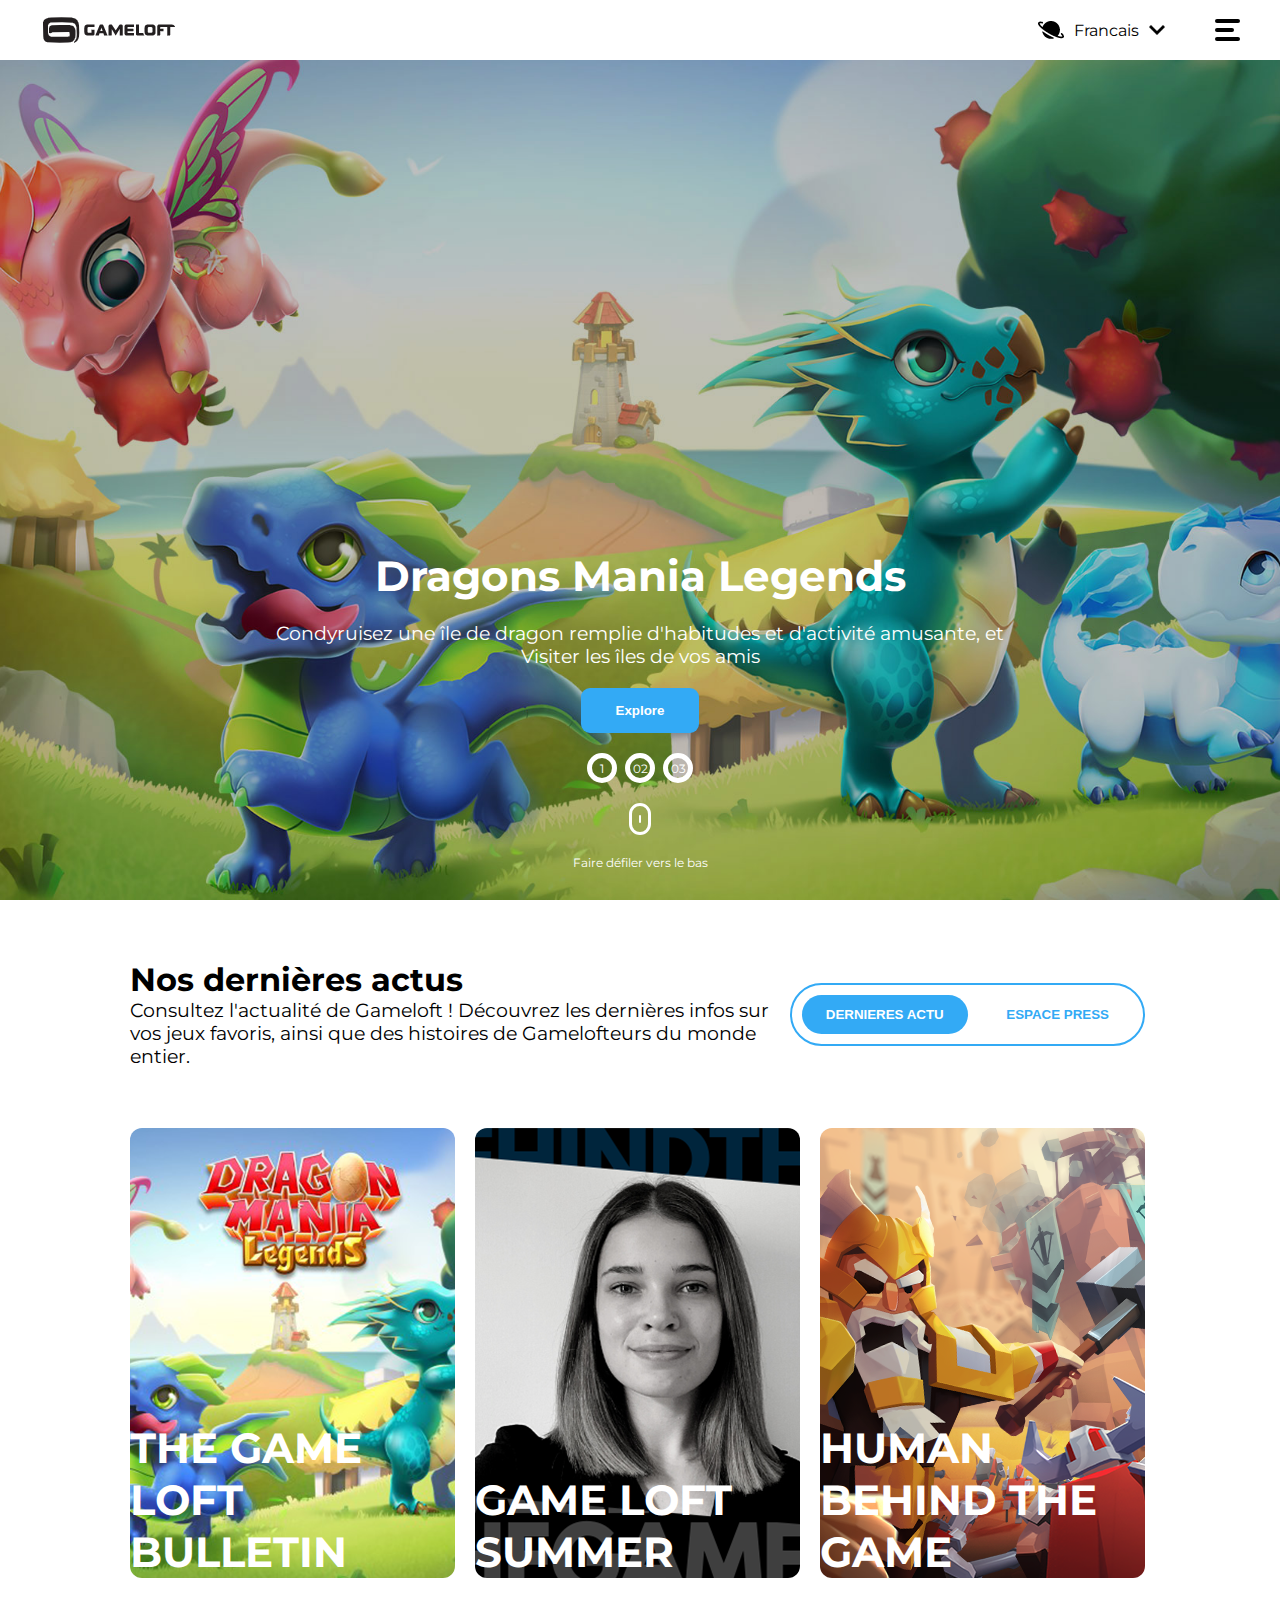
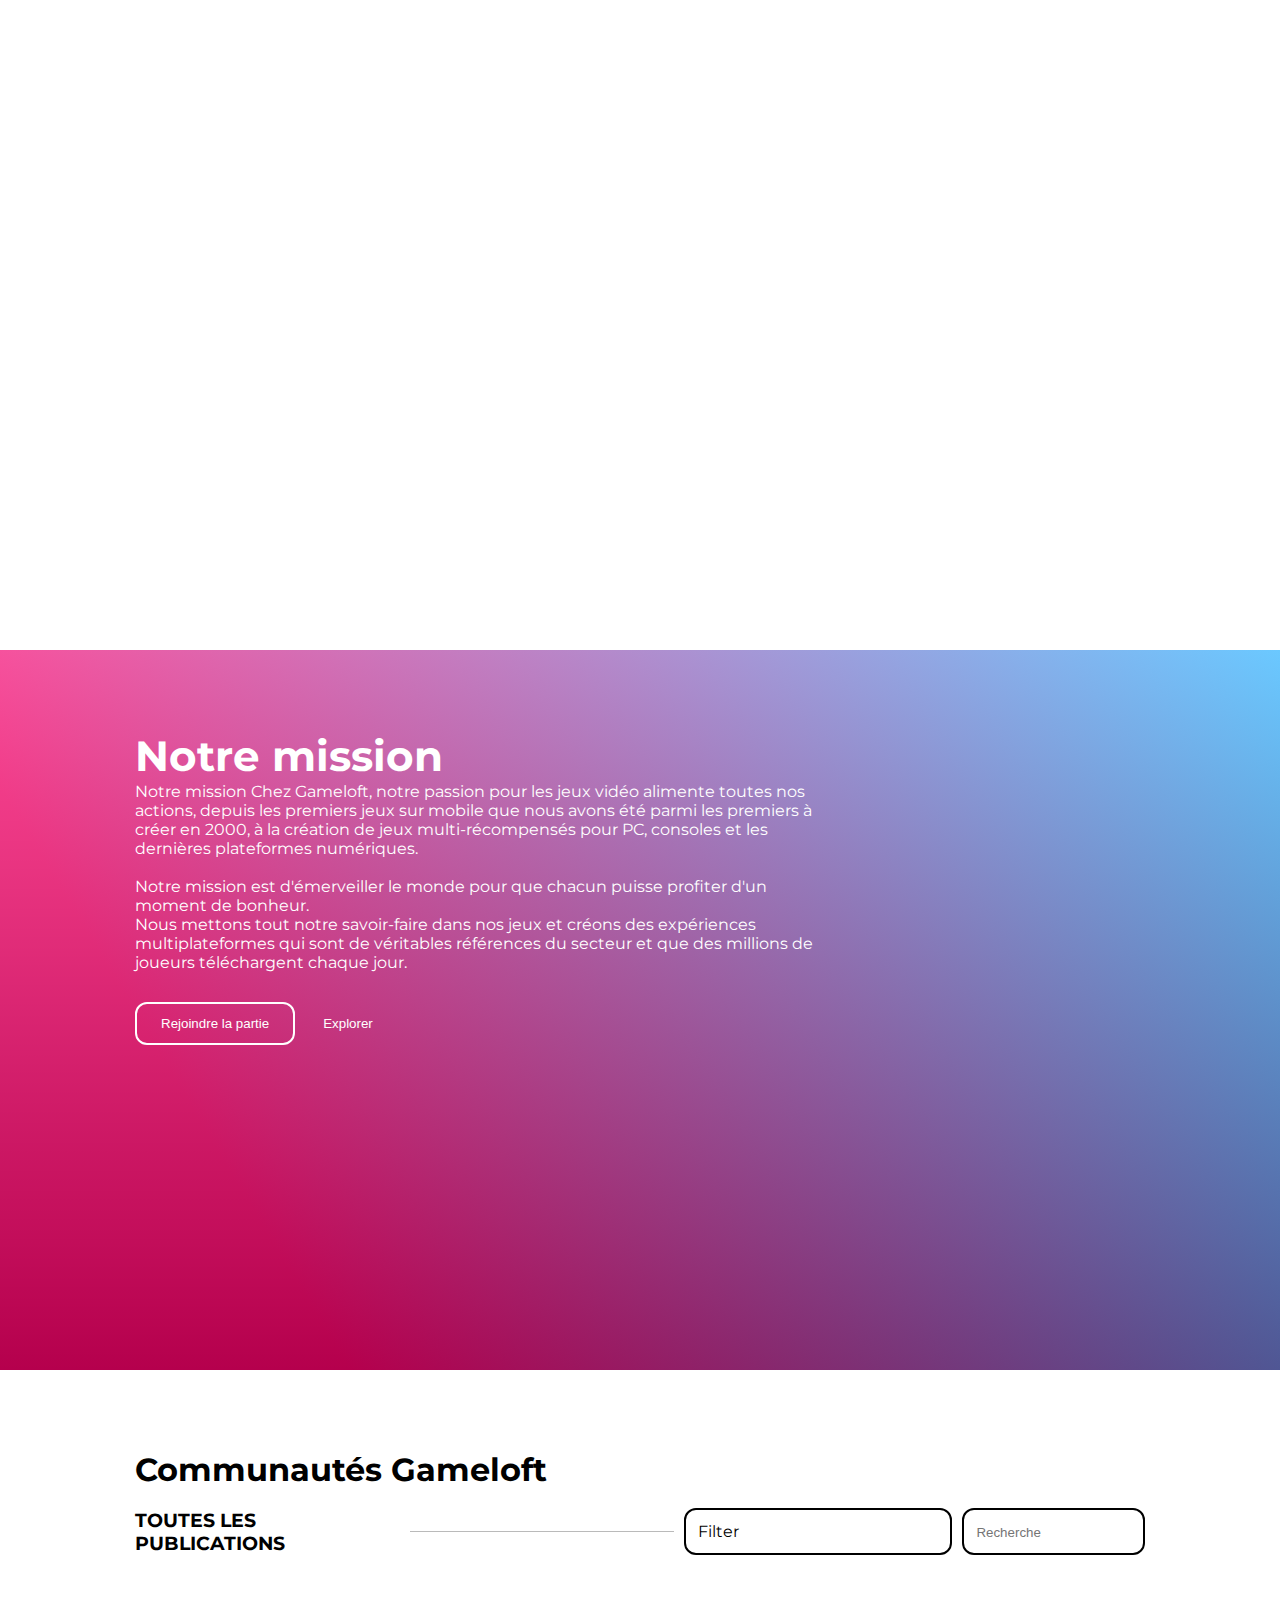
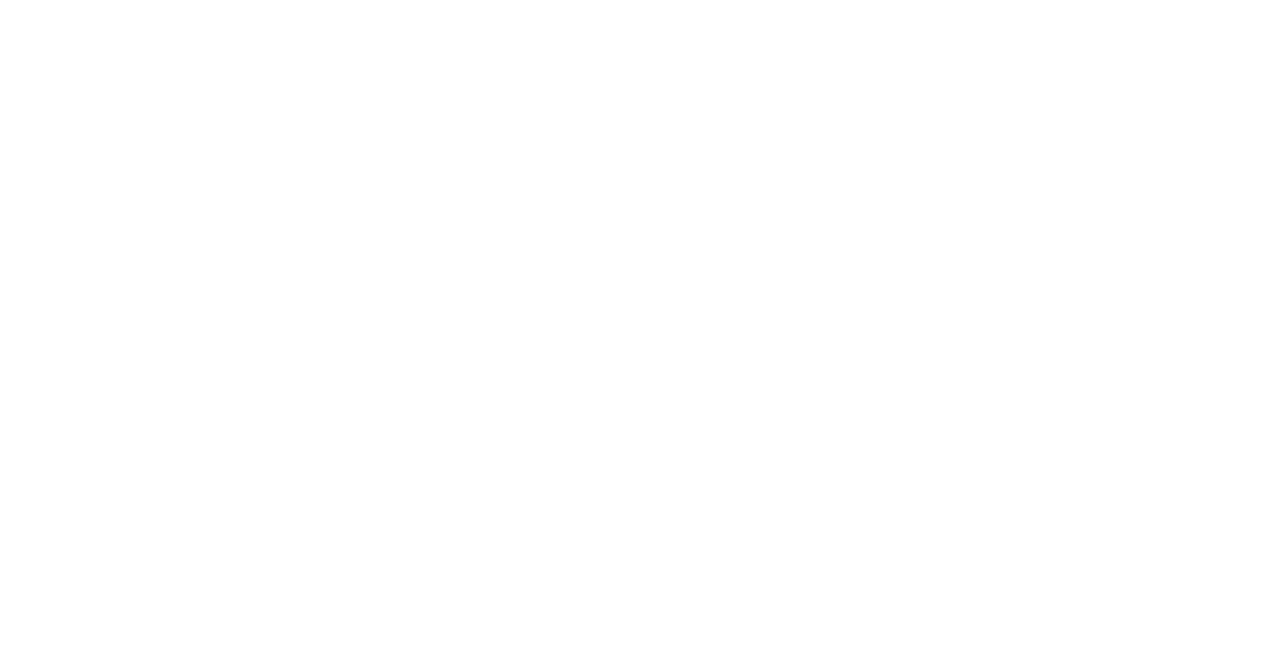
<file: lolololo/index.html>
<!DOCTYPE html>
<html lang="en">

<head>
    <meta charset="UTF-8">
    <meta http-equiv="X-UA-Compatible" content="IE=edge">
    <meta name="viewport" content="width=device-width, initial-scale=1.0">
    <link rel="stylesheet" href="./cssrapid_by_nk.css">
    <link rel="stylesheet" href="./style.css">
    <link rel="preconnect" href="https://fonts.googleapis.com">
    <link rel="preconnect" href="https://fonts.gstatic.com" crossorigin>
    <link href="https://fonts.googleapis.com/css2?family=Montserrat:wght@400;700&display=swap" rel="stylesheet">
    <title>Document</title>
</head>

<body>
    <header class="n flex space-between align-items-center">
        <img src="./bma.png" alt="">
        <div class="flex nj">
            <img src="./planet.png" alt=""><span>Francais</span><img src="./arrow-down.png" alt="" width="16">
            <div class="menu pointer">
                <div class="top"></div>
                <div class="md"></div>
                <div class="bottom"></div>
            </div>
        </div>
    </header>
    <main>
        <div class="an flex align-items-flex-end justify-content-center">
            <div class="gro flex align-items-center flex-column">
                <h1 class="white h1">Dragons Mania Legends
                </h1>
                <p class="grand white" style="text-align: center;">Condyruisez une île de dragon remplie d'habitudes et
                    d'activité amusante,
                    et <br>
                    Visiter les îles de vos amis</p>
                <button class="bl">Explore</button>
                <div class="chiffre flex">
                    <div class="un circle flex align-items-center justify-content-center white">1</div>
                    <div class="deux circle  flex justify-content-center align-items-center white">02</div>
                    <div class="trois circle flex align-items-center justify-content-center white">03</div>
                </div>
                <div class="rect flex ">
                    <div class="child"></div>
                </div>
                <p class="petit white">Faire défiler vers le bas</p>
            </div>

        </div>

        <section class="sect1">
            <div class="tete flex align-items-center">
                <div class="text">
                    <h1 class="h2">Nos dernières actus</h1>
                    <p class="grand">Consultez l'actualité de Gameloft ! Découvrez les dernières infos sur vos jeux
                        favoris, ainsi que
                        des histoires de Gamelofteurs du monde entier.</p>
                </div>
                <div class="last flex">
                    <button class="blue">DERNIERES ACTU</button>
                    <button class="nj">ESPACE PRESS</button>
                </div>
            </div>
            <div class="cartes">
                <div class="cart" style="background-image: url('./3.png');">
                    <h1 class="h1">THE GAME LOFT BULLETIN</h1>
                </div>
                <div class="cart" style="background-image: url('./1.png');">
                    <h1 class="h1">GAME LOFT SUMMER</h1>
                </div>
                <div class="cart" style="background-image: url('./2.png');">
                    <h1 class="h1">HUMAN BEHIND THE GAME</h1>
                </div>
            </div>
        </section>
        <section class="sect2">
            <div class="part">
                <div class="ensemble">
                    <h1 class="h1">Notre mission</h1>
                </div>
                <p>
                    Notre mission
                    Chez Gameloft, notre passion pour les jeux vidéo alimente toutes nos actions, depuis les premiers
                    jeux
                    sur mobile que nous avons été parmi les premiers à créer en 2000, à la création de jeux
                    multi-récompensés pour PC, consoles et les dernières plateformes numériques. <br><br>

                    Notre mission est d'émerveiller le monde pour que chacun puisse profiter d'un moment de bonheur.
                    <br>
                    Nous mettons tout notre savoir-faire dans nos jeux et créons des expériences multiplateformes qui
                    sont
                    de véritables références du secteur et que des millions de joueurs téléchargent chaque jour.
                </p>
                <button>Rejoindre la partie</button> <button class="btn2">Explorer</button>
            </div>



        </section>

        <section class="sect3">
            <h1 class="h2">Communautés Gameloft</h1>
            <br>
            <div class="filtre flex align-items-center">
                <p class="grand pc" style="font-weight: 700;">TOUTES LES PUBLICATIONS</p>
                <div class="trait pc"></div>
                <div class="ft pc">Filter</div>
                <form action="" class="form">
                    <input type="text" placeholder="Recherche">

                </form>
            </div>
            <div class="galerie">

            </div>
        </section>

    </main>
</body>

</html>
</file>
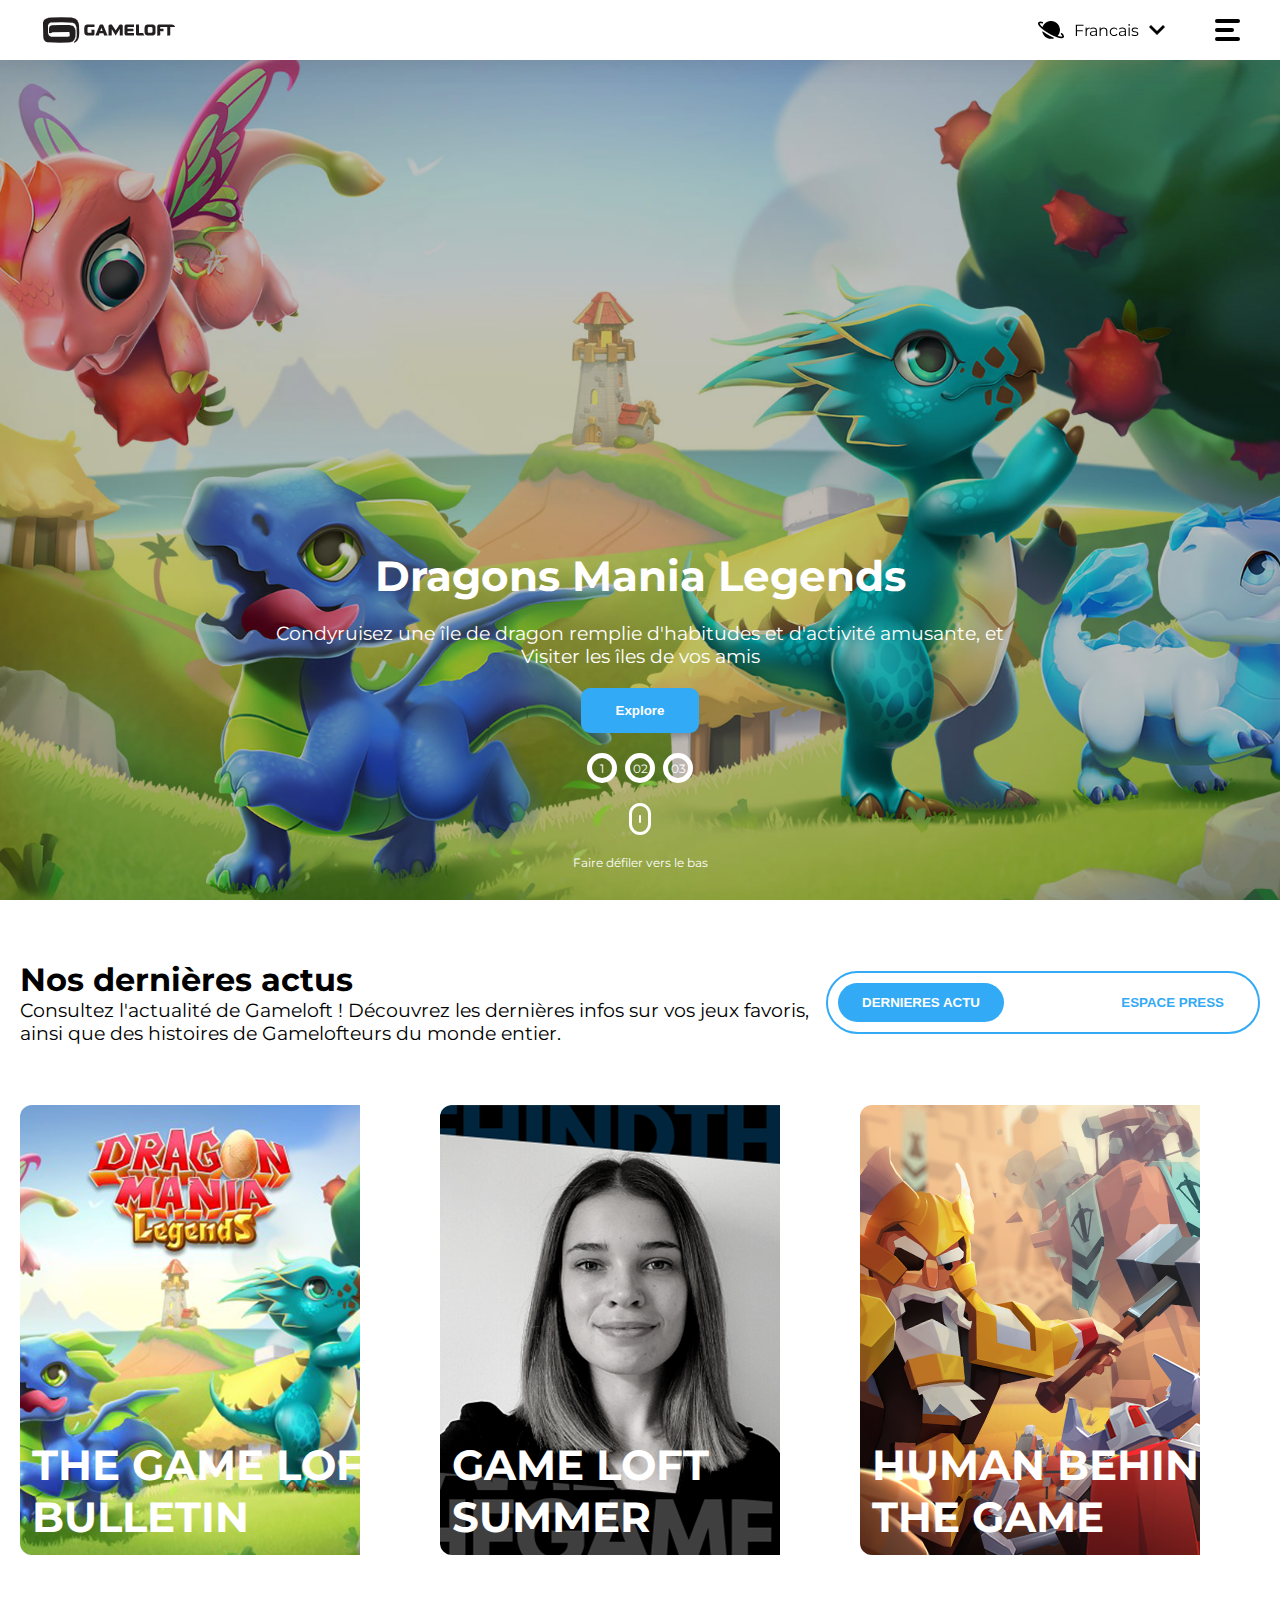
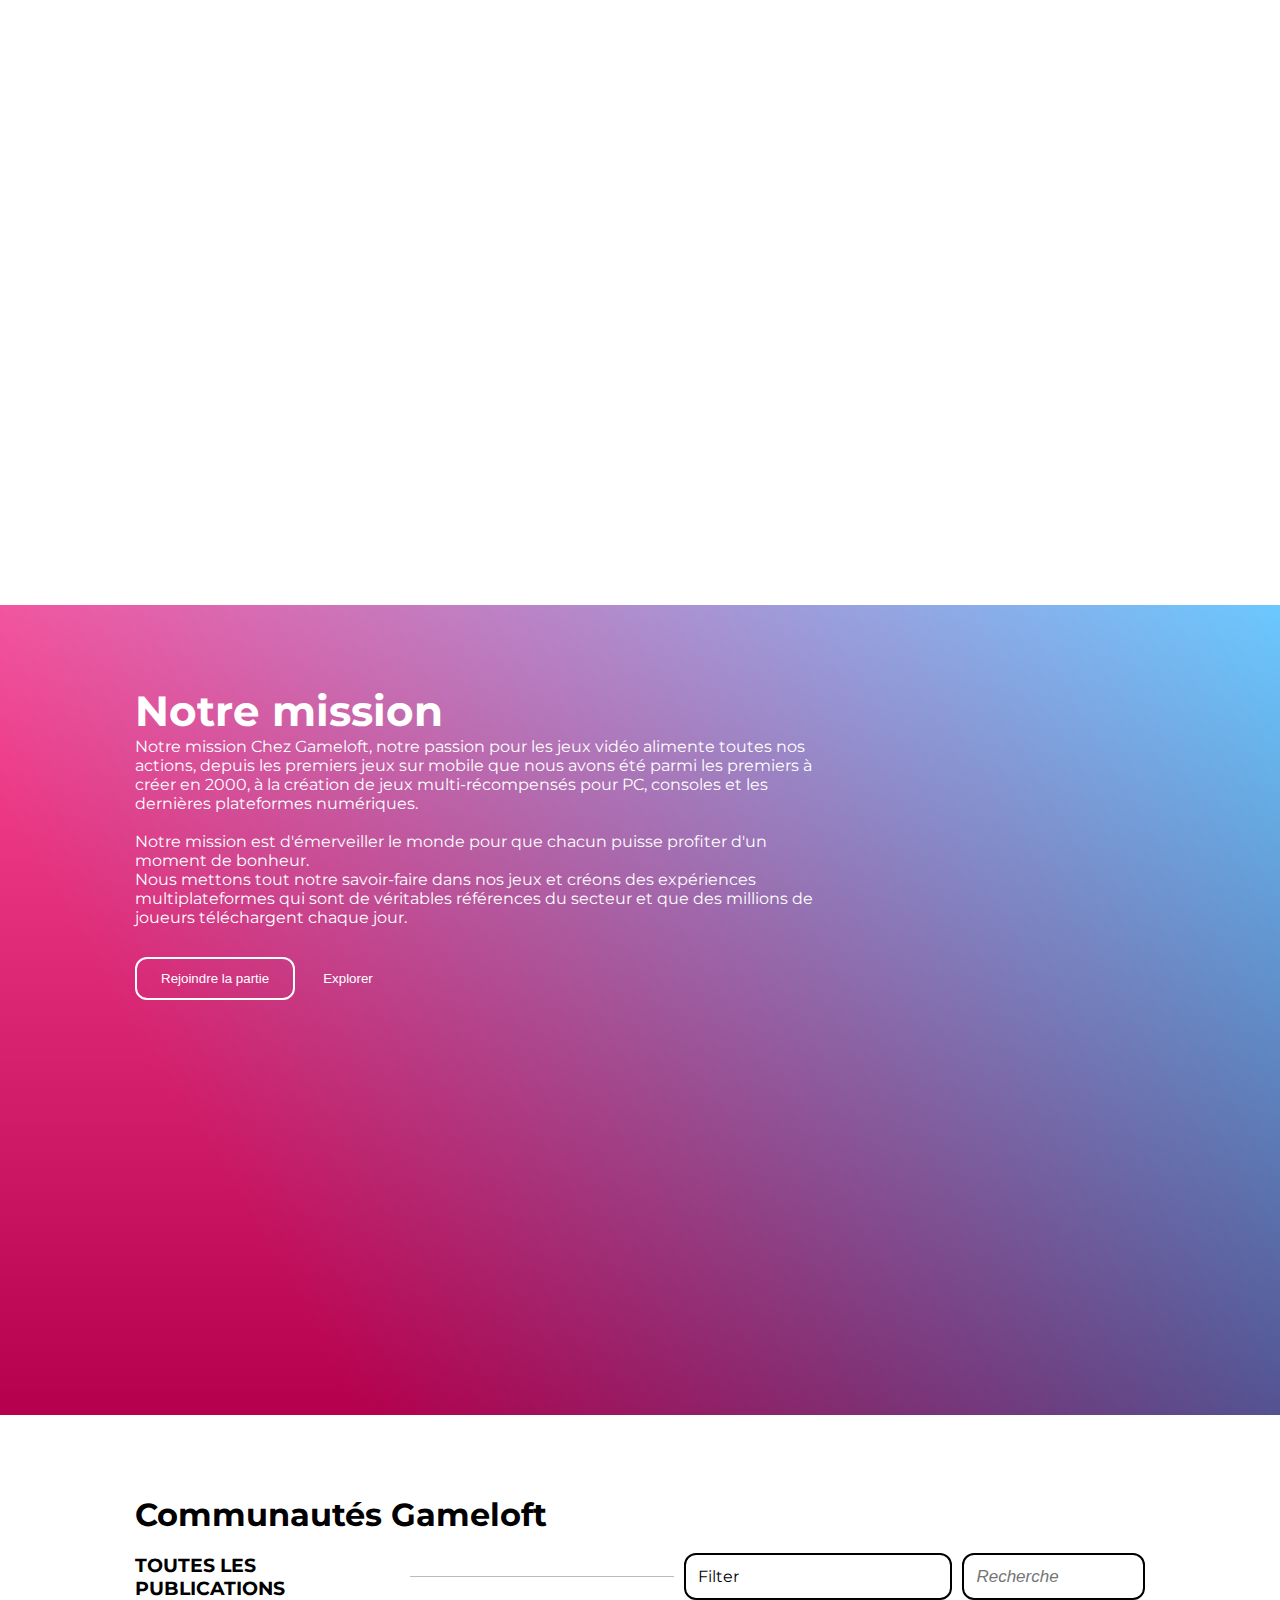
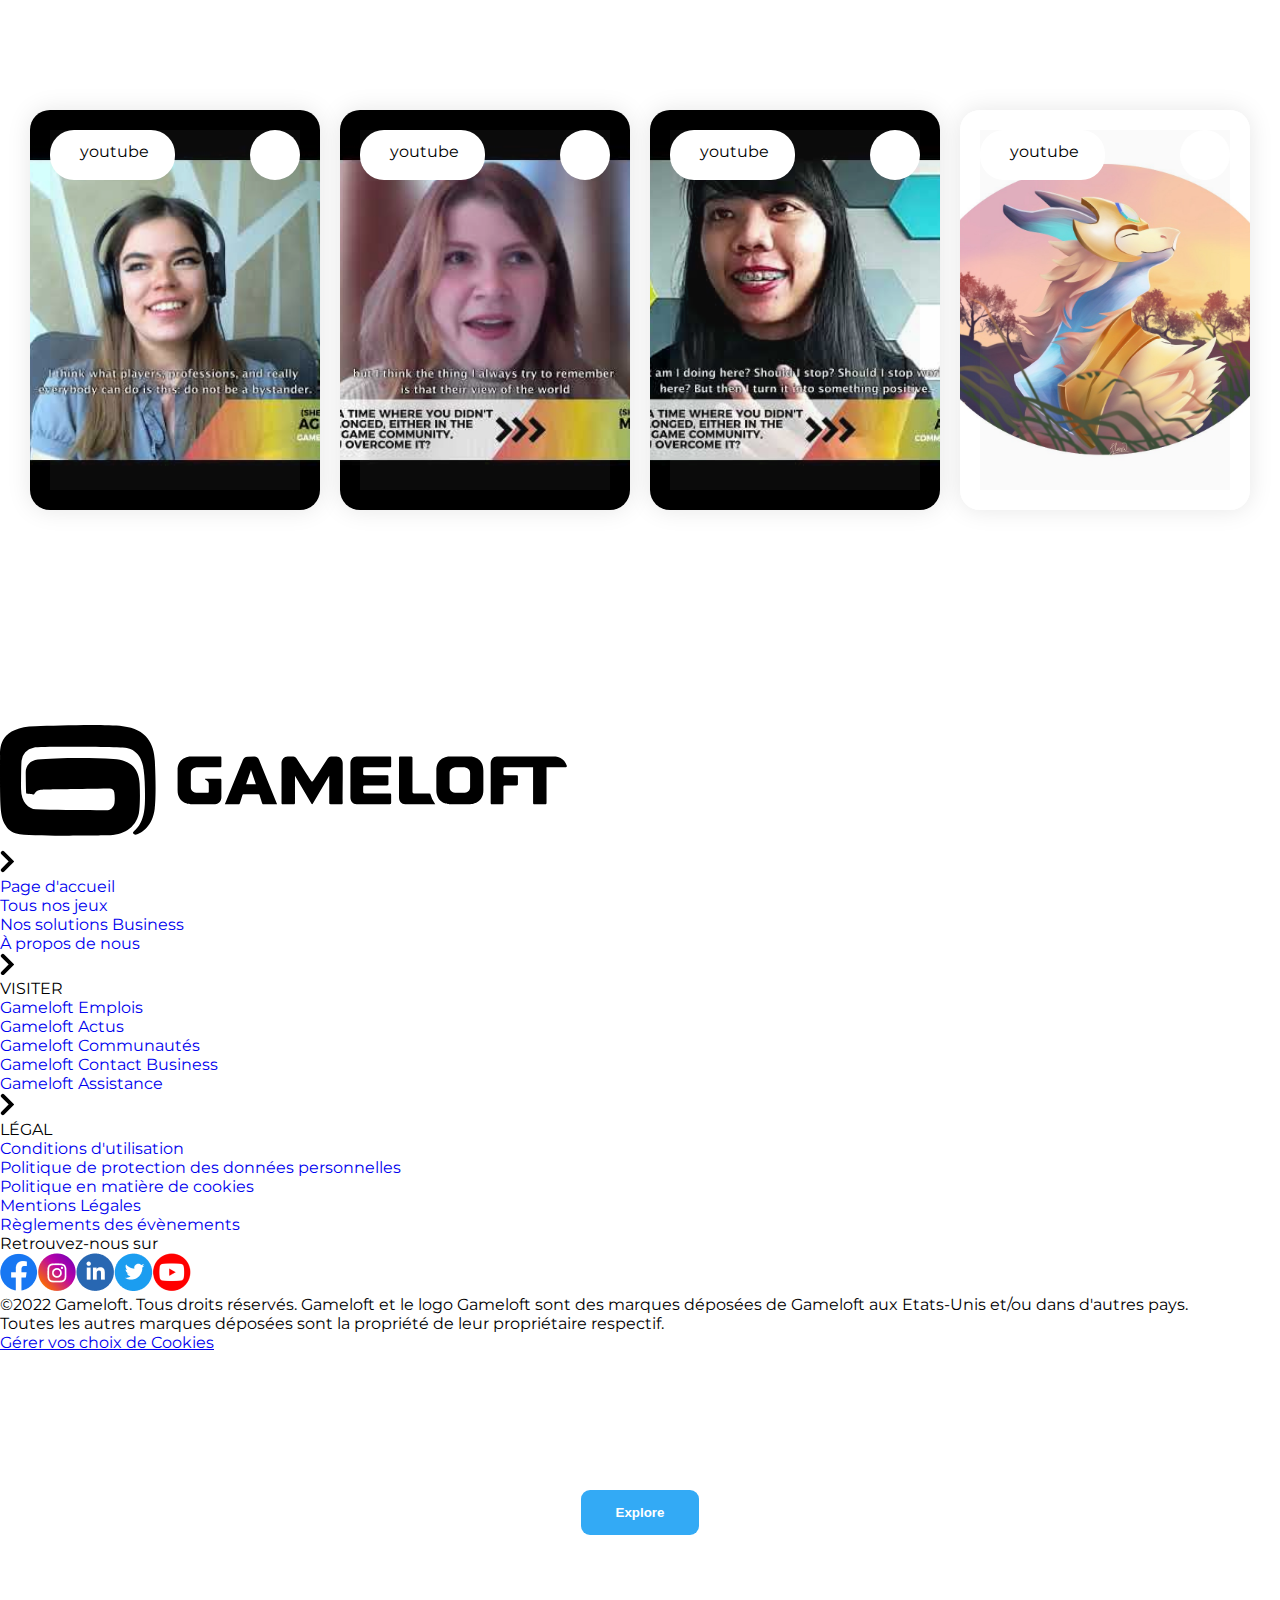
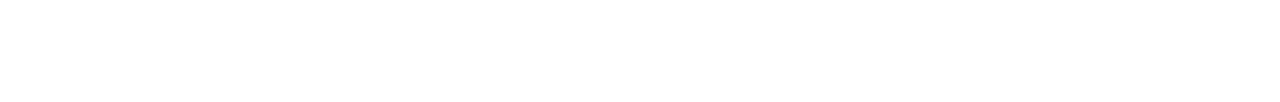
<file: index copy.html>
<!DOCTYPE html>
<html lang="en">

<head>
    <meta charset="UTF-8">
    <meta http-equiv="X-UA-Compatible" content="IE=edge">
    <meta name="viewport" content="width=device-width, initial-scale=1.0">
    <link rel="stylesheet" href="./cssrapid_by_nk.css">
    <link rel="stylesheet" href="./style.css">
    <link rel="preconnect" href="https://fonts.googleapis.com">
    <link rel="preconnect" href="https://fonts.gstatic.com" crossorigin>
    <link href="https://main.assets.gameloft.com/static/css/main.97bd566f.css" rel="stylesheet">
    <link rel="stylesheet" type="text/css" href="https://main.assets.gameloft.com/static/css/334.dd77a135.chunk.css">
    <link rel="stylesheet" type="text/css" href="./sam.css">
    <link href="https://fonts.googleapis.com/css2?family=Montserrat:wght@400;700&display=swap" rel="stylesheet">

    <title>Document</title>
</head>

<body>
    <header class="n flex space-between align-items-center">
        <img src="./bma.png" alt="">
        <div class="flex nj">
            <img src="./planet.png" alt=""><span>Francais</span><img src="./arrow-down.png" alt="" width="16">
            <div class="menu pointer">
                <div class="top"></div>
                <div class="md"></div>
                <div class="bottom"></div>
            </div>
        </div>
    </header>
    <main>
        <div class="an flex align-items-flex-end justify-content-center">
            <div class="gro flex align-items-center flex-column">
                <h1 class="white h1">Dragons Mania Legends
                </h1>
                <p class="grand white" style="text-align: center;">Condyruisez une île de dragon remplie d'habitudes et
                    d'activité amusante,
                    et <br>
                    Visiter les îles de vos amis</p>
                <button class="bl">Explore</button>
                <div class="chiffre flex">
                    <div class="un circle flex align-items-center justify-content-center white">1</div>
                    <div class="deux circle  flex justify-content-center align-items-center white">02</div>
                    <div class="trois circle flex align-items-center justify-content-center white">03</div>
                </div>
                <div class="rect flex ">
                    <div class="child"></div>
                </div>
                <p class="petit white">Faire défiler vers le bas</p>
            </div>

        </div>

        <section class="sect1">
            <div class="tete flex align-items-center">
                <div class="text">
                    <h1 class="h2">Nos dernières actus</h1>
                    <p class="grand">Consultez l'actualité de Gameloft ! Découvrez les dernières infos sur vos jeux
                        favoris, ainsi que
                        des histoires de Gamelofteurs du monde entier.</p>
                </div>
                <div class="last flex">
                    <button class="blue">DERNIERES ACTU</button>
                    <button class="nj">ESPACE PRESS</button>
                </div>
            </div>
            <div class="cartes">
                <div class="cart" style="background-image: url('./3.png');">
                    <h1 class="h1">THE GAME LOFT BULLETIN</h1>
                </div>
                <div class="cart" style="background-image: url('./1.png');">
                    <h1 class="h1">GAME LOFT SUMMER</h1>
                </div>
                <div class="cart" style="background-image: url('./2.png');">
                    <h1 class="h1">HUMAN BEHIND THE GAME</h1>
                </div>
            </div>
        </section>
        <section class="sect2">
            <div class="part">
                <div class="ensemble">
                    <h1 class="h1">Notre mission</h1>
                </div>
                <p>
                    Notre mission
                    Chez Gameloft, notre passion pour les jeux vidéo alimente toutes nos actions, depuis les premiers
                    jeux
                    sur mobile que nous avons été parmi les premiers à créer en 2000, à la création de jeux
                    multi-récompensés pour PC, consoles et les dernières plateformes numériques. <br><br>

                    Notre mission est d'émerveiller le monde pour que chacun puisse profiter d'un moment de bonheur.
                    <br>
                    Nous mettons tout notre savoir-faire dans nos jeux et créons des expériences multiplateformes qui
                    sont
                    de véritables références du secteur et que des millions de joueurs téléchargent chaque jour.
                </p>
                <button>Rejoindre la partie</button> <button class="btn2">Explorer</button>
            </div>



        </section>

        <section class="sect3">
            <div class="op">
                <h1 class="h2">Communautés Gameloft</h1>
                <br>
                <div class="filtre flex align-items-center">
                    <p class="grand pc" style="font-weight: 700;">TOUTES LES PUBLICATIONS</p>
                    <div class="trait pc"></div>
                    <div class="ft pc">Filter</div>
                    <form action="" class="form">
                        <input type="text" placeholder="Recherche">

                    </form>
                </div>
            </div>

            <div class="galerie">
                <div class="gt" style="background-image: url('./hqdefault (1).jpg');">
                    <div class="back">
                        <div class="send">
                            <p>youtube</p>
                            <div class="sd"></div>
                        </div>
                    </div>
                </div>

                <div class="gt" style="background-image: url('./hqdefault (2).jpg');">
                    <div class="back">
                        <div class="send">
                            <p>youtube</p>
                            <div class="sd"></div>
                        </div>
                    </div>
                </div>

                <div class="gt" style="background-image: url('./hqdefault.jpg');">
                    <div class="back">
                        <div class="send">
                            <p>youtube</p>
                            <div class="sd"></div>
                        </div>
                    </div>
                </div>

                <div class="gt"
                    style="background-image: url('./281960034_5383888024968499_2593416771716586921_n.jpg');">
                    <div class="back">
                        <div class="send">
                            <p>youtube</p>
                            <div class="sd"></div>
                        </div>
                    </div>
                </div>



            </div>
        </section>

    </main>

    <div class="com-footer">
        <div class="com-footer__wrapper">
            <div style="opacity: 1; visibility: inherit; transform: translate(0px, 0px);"><svg width="566.87"
                    height="130.71" viewBox="0 0 149.98 34.583" class="com-footer__logo">
                    <g transform="translate(70.456 83.815)">
                        <g transform="matrix(.26457 0 0 .26457 -83.057 -93.761)" fill="currentColor">
                            <path
                                d="m53.08 147.92c3.2 5.57 8.08 8.18 14.21 8.87 22 2.51 87.63 1.14 87.73 1.14 15.57 0 28.07-7.13 31.45-21.86 0.86-3.75 1.54-16.46 0.76-29.94-0.82-14-7.2-23.25-26.24-24.55-25.29-1.71-61.06-0.9-75.53 0.59-7.73 0.8-12.23 6.08-12.13 13.28 0.23 17.16 0.42 19.8 0.6 20.73 7.68 1.1 7.59 1.17 7.82 0.75a8.64 8.64 0 0 1 6.69-4.46c3.26-0.43 0.8-0.3 68.7-1.33 2.65 0 4.23 1.2 4.72 3.81a38.25 38.25 0 0 1 0.31 10.25c-0.22 2.91-2.62 7.55-7 7.61-0.1 0-48.64 0.23-71.8-0.84-7-0.32-14.67-7.22-14.67-20.06 0-5.45 0-23 0.46-28.45a14.49 14.49 0 0 1 12-13.18c8.64-1.57 89.15-0.62 94.26 0.55 14.53 3.32 15.75 20.73 15.8 21.1 1.36 10 1.49 21.28 1.37 31.47-0.3 23-8.89 28.05-11.76 31.37-0.86 1 0.25 1.46 1.95 2.69 7.22-1.35 17.55-9.25 19.57-26 0.78-6.47 1.38-21.28 0.13-47.85-0.81-17.25-8.06-32.11-32.1-34.85-20.85-2.37-66.77-0.48-87.39 0-36 0.82-35.32 21.37-35.33 29.74-0.14 52.99-0.09 59.85 5.42 69.42z">
                            </path>
                            <path
                                d="m301.82 79.16a4.92 4.92 0 0 1 3.08 0.93 5.88 5.88 0 0 1 1.84 2.46l18 44.2h-14.25c-0.43-0.09-0.66-0.5-0.85-1.22l-2.41-7.61c-0.1-0.82-0.55-1-1.57-1h-14.07c-1 0-1.47 0.19-1.57 1l-2.41 7.65c-0.18 0.72-0.41 1.13-0.85 1.22h-14.29l18.05-44.2a5.82 5.82 0 0 1 1.35-2 5.12 5.12 0 0 1 3.61-1.35zm-8.08 27.69h9.77l-4.89-14.17z">
                            </path>
                            <path
                                d="m254.91 115.47c1.26 0 1.56-0.37 1.52-1.57v-7.34c0-1.81-0.88-2.81-2.43-3.65-0.42-0.22-2.2-1.47-1.06-1.47h14.51c1.2 0 1.58 0.28 1.57 1.53v17c0 3.44-2.36 6.78-6.23 6.78h-24.64c-2.49 0-12.93-1.55-12.93-13.85v-19.85c0-12.3 10.44-13.91 12.93-13.89h29.34c1.26 0 1.55 0.39 1.53 1.59v7.54c0 1.2-0.27 1.57-1.53 1.57h-21.82c-4.82 0-7.2 2.53-7.2 5.66v14.29c0 3.12 2.38 5.66 7.2 5.66 0.46 0-0.55-0.03 9.24 0z">
                            </path>
                            <path
                                d="m504.45 115.47c-4.81 0-7.19-2.54-7.19-5.66v-14.29c0-3.13 2.38-5.66 7.2-5.66h6.11c4.81 0 7.19 2.53 7.19 5.66v14.29c0 3.12-2.37 5.66-7.19 5.66zm13.63 11.28c2.5 0 12.94-1.55 12.94-13.85v-19.85c0-12.3-10.44-13.91-12.93-13.89h-21.15c-2.5 0-12.93 1.59-12.93 13.89v19.87c0 12.3 10.43 13.87 12.93 13.85z">
                            </path>
                            <path
                                d="m360.39 126.4 16.5-28.05v26.9c0 0.73 0 1.5 1.38 1.5h10.7c1 0 1.38-0.31 1.38-1.47 0-23 0.12-15.91 0-39.31 0-3.44-2.36-6.81-6.23-6.81h-5.09a3.78 3.78 0 0 0-3.52 1.61c-15.92 24.49-14.87 23.21-15.73 23.4-0.86-0.19 0.2 1.11-15.73-23.4a3.78 3.78 0 0 0-3.52-1.61h-5.14c-3.88 0-6.21 3.37-6.23 6.81v39.31c0 1.16 0.34 1.47 1.38 1.47h10.7c1 0 1.38-0.31 1.38-1.47v-26.93l16.5 28.05a0.7 0.7 0 0 0 1.27 0z">
                            </path>
                            <path
                                d="m477.91 116.43a1.71 1.71 0 0 0-1.22-0.33h-15.12a1.45 1.45 0 0 1-1.45-1.46v-33.93c0-0.74 0-1.55-1.38-1.55h-10.7c-1 0-1.38 0.35-1.38 1.51v39.31c0 3.45 2.35 6.77 6.23 6.77h30a28.44 28.44 0 0 1-4.98-10.32z">
                            </path>
                            <path
                                d="m614.39 88.22c-2.4-7.83-10.19-9.08-12.3-9.06h-57.53c-3.87 0-6.19 3.37-6.23 6.81v39.31c0 1.16 0.34 1.47 1.38 1.47h10c1 0 1.38-0.31 1.38-1.47v-15.82a1.46 1.46 0 0 1 1.46-1.46h11.49c1.26 0 1.53-0.35 1.53-1.57v-6.91c0-1.22-0.27-1.57-1.53-1.57h-11.5a1.45 1.45 0 0 1-1.46-1.45v-5.19a1.45 1.45 0 0 1 1.46-1.45h28.2v35.42c0 1.16 0.34 1.47 1.37 1.47h10.71c1 0 1.38-0.31 1.38-1.47v-35.42h18.68c1.26 0 1.92-0.3 1.51-1.64z">
                            </path>
                            <path
                                d="m436.09 106.43c0 1.22-0.27 1.58-1.53 1.57h-22.29a1.47 1.47 0 0 0-1.46 1.46v5.18a1.46 1.46 0 0 0 1.46 1.46h25c1.26 0 1.53 0.41 1.53 1.57v7.54c0 1.2-0.27 1.55-1.52 1.54h-33c-3.87 0-6.19-3.32-6.22-6.77v-34c0-3.44 2.35-6.81 6.23-6.81h33c1.25 0 1.55 0.39 1.53 1.59v7.54c0 1.16-0.27 1.57-1.52 1.57h-25.03a1.46 1.46 0 0 0-1.46 1.45v5.19a1.46 1.46 0 0 0 1.46 1.45h22.29c1.26 0 1.53 0.35 1.53 1.57z">
                            </path>
                        </g>
                    </g>
                </svg></div>
            <div style="opacity: 1; visibility: inherit; transform: translate(0px, 0px);">
                <div class="CollapseItem_root__ooGWF com-footer__inner-link">
                    <div class="CollapseItem_mask__-0ii7"><svg width="14.277" height="22.898"
                            viewBox="0 0 14.277 22.898" class="CollapseItem_arrow__UVZrw">
                            <path d="M0,0,8.62,8.62,17.241,0" transform="translate(2.828 20.069) rotate(-90)"
                                fill="none" stroke="currentColor" stroke-linecap="round" stroke-width="4"></path>
                        </svg></div>
                    <div
                        class="CollapseItem_content__cOuo9 CollapseItem_content--non-title__f7SBB com-footer__inner-link-content">
                        <ul>
                            <li><a href="/" class="com-footer__inner-link-content--active">Page d'accueil</a></li>
                            <li><a href="/games">Tous nos jeux</a></li>
                            <li><a href="/gaming-for-business">Nos solutions Business</a></li>
                            <li><a href="/about-us">À propos de nous</a></li>
                        </ul>
                    </div>
                </div>
            </div>
            <div style="opacity: 1; visibility: inherit; transform: translate(0px, 0px);">
                <div class="CollapseItem_root__ooGWF com-footer__visit">
                    <div class="CollapseItem_mask__-0ii7"><svg width="14.277" height="22.898"
                            viewBox="0 0 14.277 22.898" class="CollapseItem_arrow__UVZrw">
                            <path d="M0,0,8.62,8.62,17.241,0" transform="translate(2.828 20.069) rotate(-90)"
                                fill="none" stroke="currentColor" stroke-linecap="round" stroke-width="4"></path>
                        </svg></div>
                    <div class="CollapseItem_title__JABsE">VISITER</div>
                    <div class="CollapseItem_content__cOuo9 com-footer__visit-content">
                        <ul>
                            <li><a target="_blank" rel="noopener noreferrer"
                                    href="https://www.gameloft.com/corporate/fr/jobs/apply">Gameloft Emplois</a></li>
                            <li><a target="_blank" rel="noopener noreferrer"
                                    href="https://www.gameloft.com/central/fr/">Gameloft Actus&nbsp;</a></li>
                            <li><a target="_blank" rel="noopener noreferrer"
                                    href="https://gmlft.co/Gameloft-Discord">Gameloft Communautés</a></li>
                            <li><a target="_blank" rel="noopener noreferrer"
                                    href="https://www.gameloft.com/corporate/fr/">Gameloft Contact Business</a></li>
                            <li><a target="_blank" rel="noopener noreferrer"
                                    href="https://gameloft.helpshift.com/hc/fr/">Gameloft Assistance</a></li>
                        </ul>
                    </div>
                </div>
            </div>
            <div style="opacity: 1; visibility: inherit; transform: translate(0px, 0px);">
                <div class="CollapseItem_root__ooGWF com-footer__legal">
                    <div class="CollapseItem_mask__-0ii7"><svg width="14.277" height="22.898"
                            viewBox="0 0 14.277 22.898" class="CollapseItem_arrow__UVZrw">
                            <path d="M0,0,8.62,8.62,17.241,0" transform="translate(2.828 20.069) rotate(-90)"
                                fill="none" stroke="currentColor" stroke-linecap="round" stroke-width="4"></path>
                        </svg></div>
                    <div class="CollapseItem_title__JABsE">LÉGAL</div>
                    <div class="CollapseItem_content__cOuo9 com-footer__legal-content">
                        <ul>
                            <li><a target="_blank" rel="noopener noreferrer"
                                    href="https://www.gameloft.com/fr/conditions-of-use">Conditions d'utilisation</a>
                            </li>
                            <li><a target="_blank" rel="noopener noreferrer"
                                    href="https://www.gameloft.com/fr/privacy-notice">Politique de protection des
                                    données personnelles</a></li>
                            <li><a target="_blank" rel="noopener noreferrer"
                                    href="https://www.gameloft.com/fr/legal/showcase-cookie-policy">Politique en matière
                                    de cookies</a></li>
                            <li><a target="_blank" rel="noopener noreferrer"
                                    href="https://www.gameloft.com/fr/information/legal-notices">Mentions Légales</a>
                            </li>
                            <li><a target="_blank" rel="noopener noreferrer"
                                    href="https://www.gameloft.com/fr/information/event">Règlements des évènements</a>
                            </li>
                        </ul>
                    </div>
                </div>
            </div>
            <div class="com-footer__follow-lang ty"
                style="opacity: 1; visibility: inherit; transform: translate(0px, 0px);">
                <div class="com-footer__follow-us">
                    <div class="SocialChannel_social-channel__A3sbm">
                        <div class="text-body2 SocialChannel_title__88oYm">Retrouvez-nous sur</div>
                        <div class="SocialChannel_icon-container__GznLE seo-footer-social-tracking-btn"><a
                                href="https://gmlft.co/SNS_FB_EN"
                                class="Icon_icon-circle__ZXlwO Icon_layout-fill__dr+jt Icon_fill-color__q4cZt SocialChannel_icon__I28hu com-footer__sns-icon"
                                target="_blank" rel="noreferrer noopener"><img
                                    src="[data-uri]"
                                    alt="facebook" class="Icon_icon__9oiVm"></a><a
                                href="https://www.instagram.com/gameloft"
                                class="Icon_icon-circle__ZXlwO Icon_layout-fill__dr+jt Icon_fill-color__q4cZt SocialChannel_icon__I28hu com-footer__sns-icon"
                                target="_blank" rel="noreferrer noopener"><img
                                    src="[data-uri]"
                                    alt="instagram" class="Icon_icon__9oiVm"></a><a
                                href="https://www.linkedin.com/company/gameloft"
                                class="Icon_icon-circle__ZXlwO Icon_layout-fill__dr+jt Icon_fill-color__q4cZt SocialChannel_icon__I28hu com-footer__sns-icon"
                                target="_blank" rel="noreferrer noopener"><img
                                    src="[data-uri]"
                                    alt="linkedin" class="Icon_icon__9oiVm"></a><a href="https://gmlft.co/SNS_TW_EN"
                                class="Icon_icon-circle__ZXlwO Icon_layout-fill__dr+jt Icon_fill-color__q4cZt SocialChannel_icon__I28hu com-footer__sns-icon"
                                target="_blank" rel="noreferrer noopener"><img
                                    src="[data-uri]"
                                    alt="twitter" class="Icon_icon__9oiVm"></a><a
                                href="https://www.youtube.com/user/gameloft"
                                class="Icon_icon-circle__ZXlwO Icon_layout-fill__dr+jt Icon_fill-color__q4cZt SocialChannel_icon__I28hu com-footer__sns-icon"
                                target="_blank" rel="noreferrer noopener"><img
                                    src="[data-uri]"
                                    alt="youtube" class="Icon_icon__9oiVm"></a></div>
                    </div>
                </div>
            </div>
            <div class="com-footer__bottom-container">
                <div style="opacity: 1; visibility: inherit; transform: translate(0px, 0px);">
                    <div class="com-footer__copyright text-body3">
                        <p>©2022 Gameloft. Tous droits réservés. Gameloft et le logo Gameloft sont des marques déposées
                            de Gameloft aux Etats-Unis et/ou dans d'autres pays.</p>
                        <p>Toutes les autres marques déposées sont la propriété de leur propriétaire respectif.</p>
                    </div>
                </div>
                <div style="opacity: 1; visibility: inherit; transform: translate(0px, 0px);">
                    <div class="com-footer__copyright text-body3">
                        <p><a href="javascript:Didomi.preferences.show()"><u>Gérer vos choix de Cookies</u></a></p>
                    </div>
                </div>
            </div>
        </div>
    </div>
</body>

</html>

<div class="an flex align-items-flex-end justify-content-center">
    <div class="gro flex align-items-center flex-column" data-aos="fade-up" data-aos-duration="1500">
        <h1 class="white h1">Dragons Mania Legends
        </h1>
        <p class="grand white" style="text-align: center;">Condyruisez une île de dragon remplie d'habitudes et
            d'activité amusante,
            et <br>
            Visiter les îles de vos amis</p>
        <button class="bl">Explore</button>
        <div class="chiffre flex">
            <div class="un circle flex align-items-center justify-content-center white">1</div>
            <div class="deux circle  flex justify-content-center align-items-center white">02</div>
            <div class="trois circle flex align-items-center justify-content-center white">03</div>
        </div>
        <div class="rect flex ">
            <div class="child"></div>
        </div>
        <p class="petit white">Faire défiler vers le bas</p>
    </div>

</div>
</file>
<file: lolololo/cssrapid_by_nk.css>
:root{
    --orange: #FFA552;
    --bleu: #78C3FB;
    --bleu-fonce: #5896c6;
    --jaune: #FFBC42;
    --vert-pal: #6A8D73;
    --vert-bleu: #17BEBB;
    --rose: #B6465F;
}
* {
    margin: 0;
    padding: 0;
    box-sizing: border-box;
}


.border-none {
    border: none;
}
.bg-none {
    background: none;
}

/* -----------partie des boutons--------- */
.btn-small {
    padding: 16px 30px;
    border: none;
}

.btn-normal {
    padding: 16px 50px;
    border: none;
}
.btn-big {
    padding: 20px 100px;
    border: none;
}

/* --------partie radius-------------- */

.radius-small{
    border-radius: 5px;
}
.radius-normal{
    border-radius: 40px;
}
.radius-top-left {
    border-top-left-radius: 40px;
}
.radius-top-right {
    border-top-right-radius: 40px;
}
.border-bottom-right-radius {
    border-bottom-right-radius: 40px;
}
.border-bottom-left-radius {
    border-bottom-left-radius: 40px;
}
/* --------------Faire des formes------------ */

.circle {
    border-radius: 50%;
}

/* -------------------container------------------- */

.container-100 {
    padding: 0 100px;
    height: auto;
}
.container-150 {
    padding: 0 150px;
    height: auto;
}
.container-center {
    margin:auto;
}


/* ---------------Alignement de text-------------- */
.text-center {
    text-align: center;
}
.text-end {
    text-align: end;
}
.text-justify {
    text-align: justify;
}
.text-left {
    text-align: left;
}
.text-right{
    text-align: right;
}
/* -------------flex----------------- */

.flex {
    display: flex;
}
.justify-content-center {
    justify-content: center;
}
.justify-content-start {
    justify-content: start;
}
.justify-content-end {
    justify-content: end;
}
.align-items-center {
    align-items: center;
}
.align-items-flex-end {
    align-items: flex-end;
}
.align-items-flex-start {
    align-items: flex-start;
}

.flex-column {
    flex-direction: column;
    -ms-flex-direction: column;
}

.space-between {
    justify-content: space-between;
}
.space-around {
    justify-content: space-around;
}


/* -------------grid----------------- */
.grid {
    display: grid;
}
.col4 {
    grid-template-columns: repeat(4, 25%);
    justify-content: center;
}

.col5 {
    grid-template-columns: repeat(5, 20%);
    justify-content: center;
}

.col3 {
    grid-template-columns: repeat(3, 33.33%);
    justify-content: center;
}
.col2 {
    grid-template-columns: repeat(2, 50%);
    justify-content: center;
}

.width-100 {
    width: 100%;
}
.height-100 {
    width: 100vh;
}


.gap10 {
    gap: 10px;
}
.gap20 {
    gap: 20px;
}
.gap30 {
    gap: 30px;
}
.gap40 {
    gap: 40px;
}
.gap50 {
    gap: 50px;
}

/* ----------partie animation --------- */
.transition01s {
    transition: all .1s;
}
.transition02s {
    transition: all .2s;
}
.transition03s {
    transition: all .3s;
}
.transition04s {
    transition: all .4s;
}
.transition05s {
    transition: all .5s;
}
.transition1s {
    transition: all 1s;
}

.ease-in {
    transition-timing-function: ease-in;
}

.ease-out {
    transition-timing-function: ease-out;
}
.ease-in-out {
    transition-timing-function: ease-in-out;
}

.delay1s {
    transition-delay: 1s;
}
.delay05s {
    transition-delay: .5s;
}

.scale:hover {
    transform: scale(1.1);
}
.rotate:hover {
    transform: rotateZ(-2deg);
}
.rotate-all-Z:hover {
    transform: rotateZ(360deg);
}
.rotate-all-Y:hover {
    transform: rotateY(360deg);
}
.rotate-all-X:hover {
    transform: rotateX(360deg);
}

/* -----------------------Animation personnalité------------------------------ */
.scale-rotate-left:hover {
    transform: rotateZ(-2deg) scale(1.1);
}
.scale-rotate-right:hover {
    transform: rotateZ(2deg) scale(1.1);
}
.shadow-anime:hover {
    box-shadow: -8px 8px 0px black;
}

/* ----------Animation-------- */
.batement{
    box-shadow: 0 0 0 0 black;
    animation: batement 1.3s infinite;
}
@keyframes batement {
    to {
        box-shadow: 0px 0px 18px rgba(0, 0, 0, 0.01);
    }
}

.non:hover {
    animation: non .4s forwards;
}
@keyframes non {
    0% {
        transform: translateX(0px);
    }
    20% {
        transform: translateX(-5px);
    }
    40% {
        transform: translateX(5px);
    }
    60% {
        transform: translateX(-5px);
    }
    80% {
        transform: translateX(5px);
    }
    100% {
        transform: translateX(0px);
    }

}
.oui:hover {
    animation: oui .4s forwards;
}
@keyframes oui {
    0% {
        transform: translateY(0px);
    }
    20% {
        transform: translateY(-10px);
    }
    40% {
        transform: translateY(10px);
    }
    60% {
        transform: translateY(-10px);
    }
    80% {
        transform: translateY(10px);
    }
    100% {
        transform: translateY(0px);
    }

}

.boule:hover {
    animation: boule 4s infinite;
}
@keyframes boule {
    0% {
        transform: skewX(2deg);
    }
    20% {
        transform: skewX(-2deg);
    }
    40% {
        transform: skewX(2deg);
    }
    60% {
        transform: skewX(-4deg);
    }
    80% {
        transform: skewX(4deg);
    }
    100% {
        transform: skewX(2deg);
    }

}

.glisser-haut {
    animation: haut .5s ease-out;
}
@keyframes haut {
    from{
        opacity: 0;
        transform: translateY(-100%);
    }
    to{
        opacity: 1;
        transform: translateY(0px);
    }
}

.glisser-droite {
    animation: droite .5s ease-out;
}
@keyframes droite {
    from{
        opacity: 0;
        transform: translateX(-100%);
        
    }
    to{
        opacity: 1;
        transform: translateX(0px);
    }
    
}
.glisser-gauche {
    animation: gauche .5s ease-out;
}
@keyframes gauche {
    from{
        opacity: 0;
        transform: translateX(100%);
        
    }
    to{
        opacity: 1;
        transform: translateX(0px);
    }
    
}
.glisser-bas {
    animation: bas .5s ease-out;
}
@keyframes bas {
    from{
        opacity: 0;
        transform: translateY(100%);
    }
    to{
        opacity: 1;
        transform: translateX(0px);
    }
}

/* ------------cursor-------- */
.pointer {
    cursor: pointer;

}

/* ------------signifiant-------- */
.liste {
    list-style: none;
}

a{
    text-decoration: none;
}

.shadow {
    box-shadow: 5px 5px 12px rgba(0, 0, 0, 0.2);
}




/* -------------partie media------------- */

@media all and (max-width: 900px) {
    .col4 {
        grid-template-columns: repeat(3, 32%);
    }
    .col5 {
        grid-template-columns: repeat(4, 20%);
        justify-content: center;
    }
    .col3 {
        grid-template-columns: repeat(2, 33.33%);
        justify-content: center;
    }
    .col2 {
        grid-template-columns: repeat(1, 50%);
        justify-content: center;
    }
}
@media all and (max-width: 650px) {
    .col4 {
        grid-template-columns: repeat(2, 32%);
    } 
    .col5 {
        grid-template-columns: repeat(3, 20%);
        justify-content: center;
    }
    .col3 {
        grid-template-columns: repeat(1, 33.33%);
        justify-content: center;
    }
    .col2 {
        grid-template-columns: repeat(1, 50%);
        justify-content: center;
    }
}
@media all and (max-width: 400px) {
    .col4 {
        grid-template-columns: repeat(1, 32%);
    } 
    .col5 {
        grid-template-columns: repeat(2, 20%);
        justify-content: center;
    }
    .col2 {
        grid-template-columns: repeat(1, 50%);
        justify-content: center;
    }
}
</file>
<file: lolololo/style.css>
body {
    font-family: 'Montserrat', sans-serif;
}

header {
    height: 60px;
    box-shadow: 0 0 25px rgba(97, 97, 97, 0.233);
    padding: 0 40px;
}

.h1 {
    font-size: 42px;
}

.h2 {
    font-size: 32px;
}

.grand {
    font-size: 19px;
}

.menu {
    height: auto;
    width: 25px;
    display: flex;
    flex-direction: column;
    gap: 5px;

}

.menu .top {
    width: 100%;
    height: 4px;
    background: #000;
    border-radius: 40px;
    transition: all .3s;

}

.menu .md {
    width: 75%;
    height: 4px;
    background: #000;
    border-radius: 40px;
    transition: all .3s;
}

.menu .bottom {
    width: 100%;
    height: 4px;
    background: #000;
    border-radius: 40px;
    transition: all .3s;

}

.nj {
    gap: 10px;
    justify-content: center;
    align-items: center;
    transition: all .3s;

}

.menu {
    margin-left: 40px;

}

.menu:hover>.md {
    width: 100%;
}

main {}

main .an {
    width: 100%;
    height: calc(100vh - 60px);
    background-image: url('./DML-land1.jpg');
    background-position: center;
    background-size: cover;
    background-repeat: no-repeat;


}

.an {
    padding-bottom: 30px;
}

.circle {
    border: 5px solid white;
    width: 30px;
    height: 30px;
    font-size: 12px;

}

.gro {
    gap: 20px;
}

.bl {
    padding: 15px 35px;
    background-color: #33AAF5;
    color: white;
    font-weight: 900;
    border-radius: 9px;
    border: none;
    outline: none;
}

.chiffre {
    gap: 8px;
}

.white {
    color: white;
}

.rect {
    width: 22px;
    height: 32px;
    border: 3px solid white;
    border-radius: 40px;
    justify-content: center;
    align-items: center;
}

.child {
    background-color: white;
    width: 2px;
    height: 8px;
    background-color: white;
    border-radius: 12px;
}

.sect1 {
    height: 150vh;
    padding: 60px 135px 60px 130px;
}

.petit {
    font-size: 12px;

}

.text {
    width: 65%;
}

.last {
    width: 35%;
    border: 2px solid #33AAF5;
    padding: 10px;
    display: flex;
    justify-content: space-between;
    border-radius: 40px;

}



.last .blue {
    background-color: #33AAF5;
    border-radius: 40px;
    outline: none;
    padding: 12px 24px;
    border: none;
    color: white;
    font-weight: 900;
}

.last .blue {
    background-color: #33AAF5;
    border-radius: 40px;
    outline: none;
    padding: 12px 24px;
    border: none;
    color: white;
    font-weight: 900;
}

.last .nj {
    background-color: #33AAF5;
    outline: none;
    padding: 12px 24px;
    border: none;
    color: white;
    font-weight: 900;
    background: none;
    color: #33AAF5;
}

.cart {
    width: 33%;
    height: 450px;
    border-radius: 12px;
    display: flex;
    align-items: flex-end;
    color: white;


}

.cartes {
    display: flex;
    gap: 20px;
    justify-content: center;
    margin-top: 60px;
}

section {
    padding: 80px 135px;
}

.sect2 {
    height: 80vh;
    padding: 80px 135px;
    background: linear-gradient(-120.99deg, transparent -27.77%, rgba(46, 178, 255, 0.71) 0px, rgba(255, 0, 108, 0.71) 79.64%), linear-gradient(0deg, rgb(0, 0, 0), transparent);
    color: white;
}

.part {
    width: 70%;
}

.sect2 button {
    padding: 12px 24px;
    border-radius: 12px;
    background: none;
    color: white;
    border: 2px solid white;
    margin-top: 30px;
}

.sect2 .btn2 {
    border: none;
}

.sect3 {
    height: 100vh;
}

.pc {
    width: 30%;
}

.filtre {
    gap: 10px;
}

.trait {
    background-color: rgba(128, 128, 128, 0.541);
    height: 1px;
}

.ft, .form {
    padding: 12px;
    border: 2px solid black;
    border-radius: 12px;

}

.form input {
    width: 100%;
    height: 100%;
    border: none;
    outline: none;
}
</file>
<file: cssrapid_by_nk.css>
:root {
    --orange: #FFA552;
    --bleu: #78C3FB;
    --bleu-fonce: #5896c6;
    --jaune: #FFBC42;
    --vert-pal: #6A8D73;
    --vert-bleu: #17BEBB;
    --rose: #B6465F;
}

* {
    margin: 0;
    padding: 0;
    box-sizing: border-box;
}

.border-none {
    border: none;
}

.bg-none {
    background: none;
}


/* -----------partie des boutons--------- */

.btn-small {
    padding: 16px 30px;
    border: none;
}

.btn-normal {
    padding: 16px 50px;
    border: none;
}

.btn-big {
    padding: 20px 100px;
    border: none;
}


/* --------partie radius-------------- */

.radius-small {
    border-radius: 5px;
}

.radius-normal {
    border-radius: 40px;
}

.radius-top-left {
    border-top-left-radius: 40px;
}

.radius-top-right {
    border-top-right-radius: 40px;
}

.border-bottom-right-radius {
    border-bottom-right-radius: 40px;
}

.border-bottom-left-radius {
    border-bottom-left-radius: 40px;
}


/* --------------Faire des formes------------ */

.circle {
    border-radius: 50%;
}


/* -------------------container------------------- */

.container-100 {
    padding: 0 100px;
    height: auto;
}

.container-150 {
    padding: 0 150px;
    height: auto;
}

.container-center {
    margin: auto;
}


/* ---------------Alignement de text-------------- */

.text-center {
    text-align: center;
}

.text-end {
    text-align: end;
}

.text-justify {
    text-align: justify;
}

.text-left {
    text-align: left;
}

.text-right {
    text-align: right;
}


/* -------------flex----------------- */

.flex {
    display: flex;
}

.justify-content-center {
    justify-content: center;
}

.justify-content-start {
    justify-content: start;
}

.justify-content-end {
    justify-content: end;
}

.align-items-center {
    align-items: center;
}

.align-items-flex-end {
    align-items: flex-end;
}

.align-items-flex-start {
    align-items: flex-start;
}

.flex-column {
    flex-direction: column;
    -ms-flex-direction: column;
}

.space-between {
    justify-content: space-between;
}

.space-around {
    justify-content: space-around;
}


/* -------------grid----------------- */

.grid {
    display: grid;
}

.col4 {
    grid-template-columns: repeat(4, 25%);
    justify-content: center;
}

.col5 {
    grid-template-columns: repeat(5, 20%);
    justify-content: center;
}

.col3 {
    grid-template-columns: repeat(3, 33.33%);
    justify-content: center;
}

.col2 {
    grid-template-columns: repeat(2, 50%);
    justify-content: center;
}

.width-100 {
    width: 100%;
}

.height-100 {
    width: 100vh;
}

.gap10 {
    gap: 10px;
}

.gap20 {
    gap: 20px;
}

.gap30 {
    gap: 30px;
}

.gap40 {
    gap: 40px;
}

.gap50 {
    gap: 50px;
}


/* ----------partie animation --------- */

.transition01s {
    transition: all .1s;
}

.transition02s {
    transition: all .2s;
}

.transition03s {
    transition: all .3s;
}

.transition04s {
    transition: all .4s;
}

.transition05s {
    transition: all .5s;
}

.transition1s {
    transition: all 1s;
}

.ease-in {
    transition-timing-function: ease-in;
}

.ease-out {
    transition-timing-function: ease-out;
}

.ease-in-out {
    transition-timing-function: ease-in-out;
}

.delay1s {
    transition-delay: 1s;
}

.delay05s {
    transition-delay: .5s;
}

.scale:hover {
    transform: scale(1.1);
}

.rotate:hover {
    transform: rotateZ(-2deg);
}

.rotate-all-Z:hover {
    transform: rotateZ(360deg);
}

.rotate-all-Y:hover {
    transform: rotateY(360deg);
}

.rotate-all-X:hover {
    transform: rotateX(360deg);
}


/* -----------------------Animation personnalité------------------------------ */

.scale-rotate-left:hover {
    transform: rotateZ(-2deg) scale(1.1);
}

.scale-rotate-right:hover {
    transform: rotateZ(2deg) scale(1.1);
}

.shadow-anime:hover {
    box-shadow: -8px 8px 0px black;
}


/* ----------Animation-------- */

.batement {
    box-shadow: 0 0 0 0 black;
    animation: batement 1.3s infinite;
}

@keyframes batement {
    to {
        box-shadow: 0px 0px 18px rgba(0, 0, 0, 0.01);
    }
}

.non:hover {
    animation: non .4s forwards;
}

@keyframes non {
    0% {
        transform: translateX(0px);
    }
    20% {
        transform: translateX(-5px);
    }
    40% {
        transform: translateX(5px);
    }
    60% {
        transform: translateX(-5px);
    }
    80% {
        transform: translateX(5px);
    }
    100% {
        transform: translateX(0px);
    }
}

.oui:hover {
    animation: oui .4s forwards;
}

@keyframes oui {
    0% {
        transform: translateY(0px);
    }
    20% {
        transform: translateY(-10px);
    }
    40% {
        transform: translateY(10px);
    }
    60% {
        transform: translateY(-10px);
    }
    80% {
        transform: translateY(10px);
    }
    100% {
        transform: translateY(0px);
    }
}

.boule:hover {
    animation: boule 4s infinite;
}

@keyframes boule {
    0% {
        transform: skewX(2deg);
    }
    20% {
        transform: skewX(-2deg);
    }
    40% {
        transform: skewX(2deg);
    }
    60% {
        transform: skewX(-4deg);
    }
    80% {
        transform: skewX(4deg);
    }
    100% {
        transform: skewX(2deg);
    }
}

.glisser-haut {
    animation: haut .5s ease-out;
}

@keyframes haut {
    from {
        opacity: 0;
        transform: translateY(-100%);
    }
    to {
        opacity: 1;
        transform: translateY(0px);
    }
}

.glisser-droite {
    animation: droite .5s ease-out;
}

@keyframes droite {
    from {
        opacity: 0;
        transform: translateX(-100%);
    }
    to {
        opacity: 1;
        transform: translateX(0px);
    }
}

.glisser-gauche {
    animation: gauche .5s ease-out;
}

@keyframes gauche {
    from {
        opacity: 0;
        transform: translateX(100%);
    }
    to {
        opacity: 1;
        transform: translateX(0px);
    }
}

.glisser-bas {
    animation: bas .5s ease-out;
}

@keyframes bas {
    from {
        opacity: 0;
        transform: translateY(100%);
    }
    to {
        opacity: 1;
        transform: translateX(0px);
    }
}


/* ------------cursor-------- */

.pointer {
    cursor: pointer;
}


/* ------------signifiant-------- */

.liste {
    list-style: none;
}

a {
    text-decoration: none;
}

.shadow {
    box-shadow: 5px 5px 12px rgba(0, 0, 0, 0.2);
}


/* -------------partie media------------- */

@media all and (max-width: 900px) {
    .col4 {
        grid-template-columns: repeat(3, 32%);
    }
    .col5 {
        grid-template-columns: repeat(4, 20%);
        justify-content: center;
    }
    .col3 {
        grid-template-columns: repeat(2, 33.33%);
        justify-content: center;
    }
    .col2 {
        grid-template-columns: repeat(1, 50%);
        justify-content: center;
    }
}

@media all and (max-width: 650px) {
    .col4 {
        grid-template-columns: repeat(2, 32%);
    }
    .col5 {
        grid-template-columns: repeat(3, 20%);
        justify-content: center;
    }
    .col3 {
        grid-template-columns: repeat(1, 33.33%);
        justify-content: center;
    }
    .col2 {
        grid-template-columns: repeat(1, 50%);
        justify-content: center;
    }
}

@media all and (max-width: 400px) {
    .col4 {
        grid-template-columns: repeat(1, 32%);
    }
    .col5 {
        grid-template-columns: repeat(2, 20%);
        justify-content: center;
    }
    .col2 {
        grid-template-columns: repeat(1, 50%);
        justify-content: center;
    }
}
</file>
<file: style.css>
body {
    font-family: 'Montserrat', sans-serif;
}

header {
    height: 60px;
    box-shadow: 0 0 25px rgba(97, 97, 97, 0.233);
    padding: 0 40px !important;
    position: fixed;
    top: 0;
    left: 0;
    right: 0;
    background-color: white;
    z-index: 1000;
}

.h1 {
    font-size: 42px;
}

.h2 {
    font-size: 32px;
}

.grand {
    font-size: 19px;
}

.menu {
    height: auto;
    width: 25px;
    display: flex;
    flex-direction: column;
    gap: 5px;
    transition: all .3s ease;
}

.menu:hover {
    gap: 8px;
}

.menu .top {
    width: 100%;
    height: 4px;
    background: #000;
    border-radius: 40px;
    transition: all .3s;
}

.menu .md {
    width: 75%;
    height: 4px;
    background: #000;
    border-radius: 40px;
    transition: all .3s;
}

.menu .bottom {
    width: 100%;
    height: 4px;
    background: #000;
    border-radius: 40px;
    transition: all .3s;
}

.nj {
    gap: 10px;
    justify-content: center;
    align-items: center;
    transition: all .3s;
}

.menu {
    margin-left: 40px;
}

.menu:hover>.md {
    width: 100%;
}

main {
    margin-top: 60px;
}

main .an {
    width: 100%;
    height: calc(100vh - 60px);
    background: #000 url('./DML-land1.jpg');
    background-position: center;
    background-size: cover;
    background-repeat: no-repeat;
}

main .prem {
    width: 100%;
    height: calc(100vh - 60px);
    background-image: url('./78gN.gif');
    background-position: center;
    background-size: cover;
    background-repeat: no-repeat;
}

main .deu {
    width: 100%;
    height: calc(100vh - 60px);
    background-image: url('./DragonBallSuperBroly-images-8996.gif');
    background-position: center;
    background-size: cover;
    background-repeat: no-repeat;
}

.an {
    padding-bottom: 30px;
}

.circle {
    border: 5px solid white;
    width: 30px;
    height: 30px;
    font-size: 12px;
}

.gro {
    gap: 20px;
}

.bl {
    padding: 15px 35px;
    background-color: #33AAF5;
    color: white;
    font-weight: 900;
    border-radius: 9px;
    border: none;
    outline: none;
}

.chiffre {
    gap: 8px;
}

.white {
    color: white;
}

.rect {
    width: 22px;
    height: 32px;
    border: 3px solid white;
    border-radius: 40px;
    justify-content: center;
    align-items: center;
}

.child {
    background-color: white;
    width: 2px;
    height: 8px;
    background-color: white;
    border-radius: 12px;
}

.sect1 {
    height: 145vh;
    padding: 60px 20px 60px 20px;
}

.petit {
    font-size: 12px;
}

.tete {
    align-items: center;
}

.text {
    width: 65%;
}

.last {
    width: 35%;
    border: 2px solid #33AAF5;
    padding: 10px;
    display: flex;
    justify-content: space-between;
    border-radius: 40px;
}

.last .blue {
    background-color: #33AAF5;
    border-radius: 40px;
    outline: none;
    padding: 12px 24px;
    border: none;
    color: white;
    font-weight: 900;
}

.last .blue {
    background-color: #33AAF5;
    border-radius: 40px;
    outline: none;
    padding: 12px 24px;
    border: none;
    color: white;
    font-weight: 900;
}

.last .nj {
    background-color: #33AAF5;
    outline: none;
    padding: 12px 24px;
    border: none;
    color: white;
    font-weight: 900;
    background: none;
    color: #33AAF5;
}

.cart {
    width: 33%;
    height: 450px;
    border-radius: 12px;
    display: flex;
    align-items: flex-end;
    color: white;
    padding: 12px;
    background-repeat: no-repeat;
}

.cartes {
    display: flex;
    gap: 20px;
    justify-content: center;
    margin-top: 60px;
}

.op {
    padding: 80px 135px;
}

.sect2 {
    height: 90vh;
    padding: 80px 135px;
    background: linear-gradient(-120.99deg, transparent -27.77%, rgba(46, 178, 255, 0.71) 0px, rgba(255, 0, 108, 0.71) 79.64%), linear-gradient(0deg, rgb(0, 0, 0), transparent);
    color: white;
}

.part {
    width: 70%;
}

.sect2 button {
    padding: 12px 24px;
    border-radius: 12px;
    background: none;
    color: white;
    border: 2px solid white;
    margin-top: 30px;
}

.sect2 .btn2 {
    border: none;
}

.sect3 {
    height: 100vh;
}

.pc {
    width: 30%;
}

.filtre {
    gap: 10px;
}

.trait {
    background-color: rgba(128, 128, 128, 0.541);
    height: 1px;
}

.ft,
.form {
    padding: 12px;
    border: 2px solid black;
    border-radius: 12px;
}

.form input {
    width: 100%;
    height: 100%;
    border: none;
    outline: none;
}

.gt {
    height: 400px;
    width: 25%;
    border-radius: 20px;
    background-position: center;
    background-repeat: no-repeat;
    background-size: cover;
    box-shadow: 0 0 24px rgba(0, 0, 0, 0.103);
    padding: 20px;
}

.sd {
    width: 50px;
    height: 50px;
    background-color: white;
    border-radius: 50%;
}

.galerie {
    display: flex;
    gap: 20px;
    margin: 30px;
}

.send {
    display: flex;
    justify-content: space-between;
}

.back {
    height: 100%;
    background-color: rgba(168, 168, 168, 0.062);
}

.send p {
    padding: 12px 30px;
    background-color: white;
    font-size: 800;
    width: 50%;
    border-radius: 24px;
}

.sect4 {
    margin-top: 200px;
}

.sect4 img {
    width: 60%;
}

.gauche {
    margin-top: 30px;
    width: 35%;
}

.gauche p {
    margin-top: 30px;
}

.inp {
    margin-top: 20px;
    gap: 30px;
}

.inp input {
    padding: 20px 12px;
    border-radius: 12px;
    border: 2px solid rgba(0, 0, 0, 0.726);
}

select {
    padding: 20px 12px;
    border-radius: 12px;
    border: 2px solid rgba(0, 0, 0, 0.726);
}

::placeholder {
    font-size: 17px;
    font-style: italic;
}

.blo {
    width: 300px;
    height: 4px;
    background-color: white;
}

.splide__slide {}

.ann {
    width: 100%;
}

div .item {
    height: 500px;
    border-radius: 10%;
}

.dedans {
    display: flex;
    flex-direction: column;
    justify-content: space-between;
    height: 100%;
    width: 100%;
    color: white;
    transform: translateY(100%);
    transition: all .2s ease-out;
    background: linear-gradient(-120.99deg, transparent -27.77%, rgba(46, 178, 255, 0.71) 0px, rgba(255, 0, 108, 0.71) 79.64%), linear-gradient(0deg, rgb(0, 0, 0), transparent);
}

#la {
    z-index: 100;
}

#la:hover>.dedans {
    transform: translateY(0px);
}

.read {
    width: 100%;
    padding: 15px 0;
    border: 2px solid white;
    background: none;
    color: white;
    border-radius: 12px;
    transition: all.5s;
}

.read:hover {
    background: white;
    color: black;
}

.sect2 {
    position: relative;
}


/* .vd {
    width: 100%;
    height: 100%;
    position: absolute;
    background-image: url('./78gN.gif');
    top: 0;
    left: 0;
} */

.com-live-game {
    transform: translateX(-100px);
    transition: all .6s ease-out;
}
</file>
<file: sam.css>
.SocialShare_root__22Beh {
    position: relative;
    z-index: 1
}

.SocialShare_container__e498R {
    align-items: center;
    background-color: #fff;
    border-radius: 1000px;
    box-shadow: 0 4px 10px 0 #00000040;
    display: flex;
    justify-content: center;
    padding: 10px;
    position: absolute;
    z-index: -1
}

.SocialShare_icon__NUIjR {
    display: block;
    position: relative
}

.SocialShare_sns-icon__Hztqh {
    height: 30px;
    padding: 0 !important;
    width: 30px
}

.SocialShare_expand-left__JyWqz {
    flex-direction: row;
    height: calc(100% + 8px);
    right: -6px;
    top: -4px;
    width: auto
}

.SocialShare_expand-left__JyWqz:after {
    content: "";
    height: 40px;
    width: 36px
}

.SocialShare_expand-left__JyWqz .SocialShare_icon__NUIjR {
    margin-right: 10px
}

.SocialShare_expand-down__5N1TU {
    flex-direction: column;
    height: auto;
    right: -4px;
    top: -6px;
    width: calc(100% + 8px)
}

.SocialShare_expand-down__5N1TU:before {
    content: "";
    height: 36px;
    width: 40px
}

.SocialShare_expand-down__5N1TU .SocialShare_icon__NUIjR {
    margin-top: 10px
}

.SocialHubCard_root__BLgIr {
    border-radius: 30px;
    box-shadow: 0 4px 4px 0 #00000040;
    display: block;
    height: 100%;
    position: relative;
    width: 268px
}

@media(min-width:620px) {
    .SocialHubCard_root__BLgIr {
        width: 302px
    }
}

.com-social-hub-card__img-box {
    border-radius: 30px;
    overflow: hidden
}

.com-social-hub-card__img {
    height: 100%;
    transition: -webkit-transform .2s ease;
    transition: transform .2s ease;
    transition: transform .2s ease, -webkit-transform .2s ease
}

.com-social-hub-card__img:before {
    background: linear-gradient(180deg, transparent, rgba(0, 0, 0, .9));
    bottom: 0;
    content: "";
    left: 0;
    position: absolute;
    right: 0;
    top: 0
}

.com-social-hub-card__img img {
    display: block;
    height: 100%;
    object-fit: cover;
    pointer-events: none;
    -webkit-user-select: none;
    -ms-user-select: none;
    user-select: none;
    width: 100%
}

.com-social-hub-card:hover .com-social-hub-card__img {
    -webkit-transform: scale(1.1);
    transform: scale(1.1)
}

.com-social-hub-card__action {
    align-items: center;
    display: flex;
    justify-content: space-between;
    left: 0;
    padding: 24px;
    position: absolute;
    top: 0;
    width: 100%;
    z-index: 1
}

.com-social-hub-card__type {
    background-color: #fff;
    border-radius: 100px;
    color: #000;
    font-size: .9em;
    font-weight: 600;
    padding: 8px 16px
}

.com-social-hub-card__content {
    color: #fff;
    display: flex;
    flex-direction: column;
    height: 100%;
    justify-content: flex-end;
    left: 0;
    padding: 1rem 1.2rem;
    position: absolute;
    text-align: left;
    top: 0;
    width: 100%
}

.com-social-hub-card__content p {
    -webkit-line-clamp: 5;
    -webkit-box-orient: vertical;
    display: -webkit-box;
    overflow: hidden
}

.com-social-hub-card__noresult-img {
    background-color: #ccc;
    border-radius: 30px;
    overflow: hidden
}

.com-social-hub-card__noresult-img:after {
    background: rgba(0, 0, 0, .7);
    bottom: 0;
    content: "";
    left: 0;
    position: absolute;
    right: 0;
    top: 0
}

.com-social-hub-card__noresult-img img {
    height: 100%;
    object-fit: cover;
    width: 100%
}

.com-social-hub-card__noresult-text {
    color: #fff;
    font-weight: 400;
    left: 50%;
    padding: 1em;
    position: absolute;
    top: 50%;
    -webkit-transform: translate(-50%, -50%);
    transform: translate(-50%, -50%);
    width: 100%
}

.com-social-hub-card__see-more {
    align-items: center;
    background-color: #ccc;
    border-radius: 30px;
    display: flex;
    flex-direction: column;
    height: 100%;
    justify-content: center;
    overflow: hidden;
    position: relative
}

.com-social-hub-card__see-more:after {
    background: rgba(0, 0, 0, .7);
    bottom: 0;
    content: "";
    left: 0;
    position: absolute;
    right: 0;
    top: 0
}

.com-social-hub-card__see-more img {
    height: 100%;
    object-fit: cover;
    width: 100%
}

.com-social-hub-card__see-more-text {
    align-items: center;
    color: #fff;
    cursor: pointer;
    display: flex;
    font-weight: 700;
    height: 100%;
    justify-content: center;
    left: 50%;
    padding: 1em;
    position: absolute;
    top: 50%;
    -webkit-transform: translate(-50%, -50%);
    transform: translate(-50%, -50%);
    width: 100%
}

.com-social-hub-card__see-more-text:hover {
    text-decoration: underline
}

.SelectBase_root__RNqWX {
    display: flex
}

.SelectBase_disabled__w2Gd1 {
    opacity: .5;
    pointer-events: none
}

.SelectBase_value-container__4S\+5i {
    align-items: center;
    border: 2px solid #000;
    border-radius: 8px;
    display: flex;
    height: 2.8rem;
    padding: 0 12px;
    width: 100%
}

.SelectBase_options__5eOpe {
    -webkit-tap-highlight-color: transparent;
    background-color: #fff;
    border-radius: 8px;
    box-shadow: 0 10px 32px -8px rgba(0, 0, 0, .16), 0 0 1px rgba(0, 0, 0, .4);
    max-height: 400px;
    max-width: 90vw;
    opacity: 0;
    overflow-y: auto;
    pointer-events: none;
    position: relative;
    transition: opacity .2s ease;
    z-index: 3
}

.SelectBase_options__5eOpe::-webkit-scrollbar {
    background-color: transparent;
    border-radius: 8px;
    width: 8px
}

.SelectBase_options__5eOpe::-webkit-scrollbar-thumb {
    background-color: #ccc;
    border-radius: 8px
}

.SelectBase_options--expanded__oBiNW {
    opacity: 1;
    pointer-events: auto
}

.SelectBase_option-container__WNyB4 {
    cursor: pointer
}

.SocialHubFilter_root__q8oc9 {
    width: 100%
}

@media(min-width:768px) {
    .SocialHubFilter_root__q8oc9 {
        width: 250px
    }
}

.SocialHubFilter_value__b15vf {
    align-items: center;
    display: flex;
    font-size: .92rem;
    width: 100%
}

.SocialHubFilter_value-active__iLfce {
    border-color: #0095f3
}

.SocialHubFilter_value-active__iLfce .SocialHubFilter_arrow-icon__R38WB {
    -webkit-transform: rotate(90deg) scale(-1);
    transform: rotate(90deg) scale(-1)
}

.SocialHubFilter_value-text__c77SX {
    flex: 1 1;
    overflow: hidden;
    padding: 0 8px;
    text-overflow: ellipsis;
    text-transform: capitalize;
    white-space: nowrap
}

.SocialHubFilter_arrow-icon__R38WB {
    height: 1rem;
    -webkit-transform: rotate(90deg);
    transform: rotate(90deg);
    transition: -webkit-transform .15s;
    transition: transform .15s;
    transition: transform .15s, -webkit-transform .15s
}

.SocialHubFilter_arrow-icon__R38WB path {
    stroke-width: 2px
}

.SocialHubFilter_options__R0zxv {
    border-radius: 16px;
    display: flex;
    flex-flow: row wrap;
    gap: var(--space-xs);
    justify-content: center;
    padding: var(--space-s)
}

.SocialHubFilter_filter-option__OjZPJ {
    border: 1px solid #ccc;
    border-radius: 10rem;
    padding: 10px 18px;
    text-transform: capitalize;
    transition: background-color .1s
}

.SocialHubFilter_filter-option__OjZPJ:hover {
    background-color: #c0e7ff
}

.SocialHubFilter_filter-option--active__EW1WH {
    background-color: #0095f3;
    border-color: #c0e7ff;
    color: #fff
}

.SocialHubFilter_filter-option--active__EW1WH:hover {
    background-color: #8dd3ff
}

.SocialHubFilter_filter-option-x__s2LuK {
    font-size: .8em;
    margin-left: .5rem
}

.SocialHub_root__uHELt {
    color: #000;
    padding: var(--space-c-t) 0 var(--space-m) 0;
    position: relative
}

.com-social-hub__header {
    margin: 0 var(--space-c-x)
}

.com-social-hub__story-header {
    font-weight: 700;
    padding: var(--space-m) var(--space-c-x)
}

.com-social-hub__story-arrow {
    cursor: pointer;
    position: absolute;
    right: 0;
    top: 32%
}

.com-social-hub__story-arrow:first-of-type {
    left: 0;
    right: auto;
    -webkit-transform: rotate(180deg);
    transform: rotate(180deg)
}

.com-social-hub__story-container {
    align-items: center;
    display: flex;
    flex-flow: row;
    justify-content: center;
    position: relative
}

@media(min-width:620px) {
    .com-social-hub__story-container {
        margin: 0 calc(var(--space-c-x) - 14px)
    }

    .com-social-hub__story-container--arrow {
        margin: 0 var(--space-c-x);
        padding: 0 30px
    }
}

.com-social-hub__story-slider {
    margin: 0 auto
}

.com-social-hub__story-slide {
    display: grid;
    display: flex;
    max-width: 100px;
    padding: 14px;
    place-content: center;
    width: 100%
}

@media(min-width:620px) {
    .com-social-hub__story-slide {
        max-width: 120px
    }
}

.com-social-hub__story {
    align-items: center;
    display: flex;
    flex: 1 1;
    flex-direction: column
}

.com-social-hub__story-icon {
    border: 3px solid #fff;
    border-radius: 50%;
    margin-bottom: var(--space-2xs);
    overflow: hidden;
    width: 100%
}

.com-social-hub__story-icon:link {
    border-color: #2699fb
}

.com-social-hub__story-icon:visited {
    border-color: #fff
}

.com-social-hub__story-icon img {
    display: block
}

.com-social-hub__story-title {
    -webkit-line-clamp: 2;
    -webkit-box-orient: vertical;
    color: currentColor;
    display: -webkit-box;
    overflow: hidden;
    text-align: center
}

.com-social-hub__feed-header {
    align-items: stretch;
    display: flex;
    flex-direction: column;
    gap: var(--space-s);
    margin: var(--space-m) var(--space-c-x);
    position: relative;
    z-index: 1
}

@media(min-width:768px) {
    .com-social-hub__feed-header {
        align-items: center;
        flex-direction: row;
        flex-wrap: wrap;
        gap: 0
    }
}

.com-social-hub__feed-title-container {
    align-items: center;
    color: currentColor;
    display: flex;
    flex: 1 1;
    font-weight: 700
}

.com-social-hub__feed-title-container hr {
    border: 1px solid #ccc;
    border-top: none;
    flex: 1 1;
    margin: 0 10px
}

.com-social-hub__feed-title {
    cursor: pointer;
    text-transform: uppercase
}

.com-social-hub__filter {
    display: flex
}

.com-social-hub__search {
    font-size: .92rem;
    height: 2.8rem
}

@media(min-width:768px) {
    .com-social-hub__search {
        margin-left: var(--space-m)
    }
}

.com-social-hub__feed-container {
    display: flex;
    text-align: center
}

.com-social-hub__feed-slide {
    padding: 12px 20px;
    width: auto
}

.com-social-hub__feed-no-result {
    margin: 12px auto
}

.com-social-hub__pagination {
    color: currentColor;
    margin-top: var(--space-m);
    transition: opacity .2s ease
}

.com-social-hub__popup {
    align-items: center;
    background-color: #fff;
    border-radius: 10px;
    color: #000;
    display: flex;
    flex-flow: column;
    justify-content: center;
    min-height: 170px;
    min-width: 300px;
    padding: var(--space-l) var(--space-xl);
    position: relative
}

.com-social-hub__popup-close {
    cursor: pointer;
    position: absolute;
    right: 10px;
    top: 10px
}

.com-social-hub__popup-close line {
    stroke-width: 2px
}

.com-social-hub__popup-title {
    font-weight: 700;
    margin-bottom: var(--space-m);
    -webkit-user-select: none;
    -ms-user-select: none;
    user-select: none
}

.com-social-hub__popup-icon-container {
    display: flex
}

.com-social-hub__popup-icon {
    cursor: pointer;
    height: 40px;
    margin: 0 6px;
    width: 40px
}

.ScrollIndicator_root__j9-6H {
    align-items: center;
    bottom: 20px;
    display: flex;
    flex-direction: column;
    justify-content: center;
    left: 50%;
    position: absolute;
    -webkit-transform: translateX(-50%);
    transform: translateX(-50%)
}

.ScrollIndicator_body__wPEc4 {
    border: 2px solid #fff;
    border-radius: 20px;
    height: 32px;
    position: relative;
    width: 22px
}

.ScrollIndicator_wheel__aj5S2 {
    -webkit-animation: ScrollIndicator_wheel-up-down__FQwTz 1.5s ease infinite;
    animation: ScrollIndicator_wheel-up-down__FQwTz 1.5s ease infinite;
    background-color: #fff;
    border-radius: 1px;
    height: 7px;
    left: 50%;
    position: absolute;
    top: 5px;
    -webkit-transform: translateX(-50%);
    transform: translateX(-50%);
    width: 2px
}

.ScrollIndicator_text__CqH\+A {
    color: #fff;
    margin-top: .8em
}

@-webkit-keyframes ScrollIndicator_wheel-up-down__FQwTz {
    0% {
        top: 5px
    }

    45% {
        top: 10px
    }

    55% {
        top: 10px
    }

    to {
        top: 5px
    }
}

@keyframes ScrollIndicator_wheel-up-down__FQwTz {
    0% {
        top: 5px
    }

    45% {
        top: 10px
    }

    55% {
        top: 10px
    }

    to {
        top: 5px
    }
}

.com-hotspot-banner {
    min-height: 100vh;
    position: relative
}

.com-hotspot-banner__pagination {
    bottom: 90px;
    position: absolute;
    text-align: center;
    width: 100%
}

.com-hotspot-card {
    height: 100vh;
    overflow: hidden;
    position: relative
}

.com-hotspot-card__overlay {
    background: linear-gradient(180deg, transparent 43.67%, #000);
    bottom: 0;
    height: 100%;
    left: 0;
    pointer-events: none;
    position: absolute;
    -webkit-user-select: none;
    -ms-user-select: none;
    user-select: none;
    width: 100%
}

.com-hotspot-card__wrapper {
    bottom: 170px;
    color: #fff;
    padding: 0 var(--space-c-x);
    position: absolute;
    width: 100%
}

.com-hotspot-card__container {
    margin: 0 auto;
    text-align: center;
    width: 95%
}

@media(min-width:620px) {
    .com-hotspot-card__container {
        width: 80%
    }
}

@media(min-width:1200px) {
    .com-hotspot-card__container {
        max-width: 750px
    }
}

.com-hotspot-card__logo {
    margin-bottom: var(--space-2xs);
    max-width: 150px;
    min-width: 100px
}

@media(min-width:620px) {
    .com-hotspot-card__logo {
        max-width: 200px
    }
}

@media(min-width:1200px) {
    .com-hotspot-card__logo {
        max-width: 250px
    }
}

.com-hotspot-card__content {
    font-weight: 400
}

.com-hotspot-card__button {
    margin-top: var(--space-m);
    text-transform: capitalize
}

.com-live-game {
    left: 0;
    pointer-events: none;
    position: fixed;
    top: 16%;
    width: 78px;
    z-index: 2
}

@media(min-width:620px) {
    .com-live-game {
        width: 90px
    }
}

@media(min-width:1200px) {
    .com-live-game {
        width: 100px
    }
}

.com-live-game__slider-container {
    background: linear-gradient(90deg, #232526, #414345 83.97%);
    border-radius: 0 28px 28px 0;
    box-shadow: 0 4px 4px rgba(0, 0, 0, .25);
    cursor: default;
    margin-top: var(--space-xs);
    padding: var(--space-xs) 0;
    pointer-events: all;
    position: relative
}

.com-live-game__slider {
    --slider-height: 360px;
    width: 100%
}

@media(min-width:620px) {
    .com-live-game__slider {
        --slider-height: 420px
    }
}

@media(min-width:1200px) {
    .com-live-game__slider {
        --slider-height: 460px
    }
}

.com-live-game__slider-card {
    align-items: center;
    cursor: pointer;
    display: flex;
    height: 25%;
    justify-content: center
}

@media(min-width:1200px) {
    .com-live-game__slider-card {
        height: 25%
    }
}

.com-live-game__expand-btn {
    -webkit-tap-highlight-color: transparent;
    background: linear-gradient(90deg, #232526, #414345);
    border-bottom-right-radius: 200px;
    border-top-right-radius: 200px;
    box-shadow: 0 4px 4px rgba(0, 0, 0, .25);
    color: #fff;
    cursor: pointer;
    height: 50px;
    pointer-events: all;
    position: relative;
    width: 100%
}

.com-live-game__expand-btn-icon {
    height: auto;
    left: 50%;
    position: absolute;
    top: 50%;
    -webkit-transform: translate(-50%, -50%);
    transform: translate(-50%, -50%);
    width: 16px
}

.com-live-game__indicator {
    -webkit-tap-highlight-color: transparent;
    align-items: center;
    background: #404244;
    border-radius: 0 14px 14px 0;
    color: #fff;
    cursor: pointer;
    display: flex;
    height: 95px;
    left: 100%;
    padding: 0 4px;
    position: absolute;
    top: 50%;
    -webkit-transform: translateY(-50%) translateX(-4px);
    transform: translateY(-50%) translateX(-4px)
}

.com-live-game__indicator-icon {
    transition: -webkit-transform .25s linear;
    transition: transform .25s linear;
    transition: transform .25s linear, -webkit-transform .25s linear;
    width: 12px
}

.com-live-game__indicator-icon path {
    stroke-width: 2px
}

.com-live-game__indicator-icon--open {
    -webkit-transform: rotate(180deg);
    transform: rotate(180deg)
}

.com-live-game__card {
    align-items: center;
    color: #fff;
    display: flex;
    flex-direction: column;
    height: 100%;
    justify-content: center;
    margin: var(--space-2xs);
    text-align: center;
    width: 100%
}

.com-live-game__card-icon {
    border: 2px solid #fff;
    border-radius: 50%;
    height: 50px;
    width: 50px
}

@media(min-width:620px) {
    .com-live-game__card-icon {
        height: 56px;
        width: 56px
    }
}

@media(min-width:1200px) {
    .com-live-game__card-icon {
        height: 65px;
        width: 65px
    }
}

.com-live-game__card-title {
    margin-top: .5em
}

.com-live-game__card:hover {
    color: #0095f3
}

.com-live-game__card:hover .com-live-game__card-icon {
    border: 3px solid #0095f3
}

.quick-view {
    background-color: #fff;
    border-radius: 1rem;
    box-shadow: 0 1px 10px 0 #5b5b5b40;
    color: #000;
    font-size: .9rem;
    padding: .8rem;
    pointer-events: all
}

@media(min-width:620px) {
    .quick-view {
        padding: 1rem 1.2rem
    }
}

.quick-view__head {
    font-weight: 700;
    margin-bottom: .5rem;
    text-align: center;
    text-transform: uppercase
}

.quick-view__info {
    align-items: center;
    display: flex
}

@media(max-width:359px) {
    .quick-view__info {
        flex-direction: column
    }
}

.quick-view__icon {
    flex: 0 0 auto;
    width: 60px
}

@media(min-width:620px) {
    .quick-view__icon {
        width: 80px
    }
}

@media(min-width:1200px) {
    .quick-view__icon {
        width: 130px
    }
}

.quick-view__content {
    margin-left: .8em
}

@media(max-width:359px) {
    .quick-view__name {
        text-align: center
    }
}

.quick-view__gerne {
    color: #ff006c;
    font-weight: 600;
    margin: .25em 0
}

@media(max-width:359px) {
    .quick-view__gerne {
        text-align: center
    }
}

.quick-view__store-info {
    align-items: flex-end;
    display: flex;
    line-height: 1;
    margin: .3em 0
}

.quick-view__age {
    border: 1px solid #000;
    font-weight: 700;
    letter-spacing: 0;
    padding: 3px 0 3px 1px
}

.quick-view__star {
    font-size: 1.5em;
    margin: 0 4px
}

.quick-view__rate-icon {
    margin-right: 4px;
    width: 1.4em
}

.quick-view__rate-num {
    font-size: .85rem
}

.quick-view__more {
    align-items: flex-end;
    color: #0095f3;
    display: flex;
    margin: .25em 0
}

.quick-view__more-icon {
    height: auto;
    margin-right: 4px;
    width: 1.4em
}

.com-mission-statement {
    color: #fff;
    display: flex;
    flex-direction: column;
    justify-content: center;
    padding: var(--space-xl) var(--space-c-x);
    position: relative;
    width: 100%
}

.com-mission-statement__mask {
    background: linear-gradient(-120.99deg, transparent -27.77%, rgba(46, 178, 255, .71) 0, rgba(255, 0, 108, .71) 79.64%), linear-gradient(0deg, #000, transparent);
    height: 100%;
    left: 0;
    position: absolute;
    top: 0;
    width: 100%
}

.com-mission-statement__content {
    padding: var(--space-xl) 0;
    width: 100%;
    z-index: 1
}

@media(min-width:1200px) {
    .com-mission-statement__content {
        padding: 15vh 0;
        width: 65%
    }
}

@media(min-width:1500px) {
    .com-mission-statement__content {
        width: 50%
    }
}

.com-mission-statement__title {
    border-bottom: 2px solid #fff;
    display: inline-block;
    width: -webkit-fit-content;
    width: -moz-fit-content;
    width: fit-content
}

@media(min-width:1000px) {
    .com-mission-statement__title {
        max-width: 14ch;
        padding-bottom: var(--space-xs)
    }
}

.com-mission-statement__description {
    margin-bottom: var(--space-l)
}

.com-mission-statement__button-wrapper {
    display: flex;
    flex-wrap: wrap
}

.com-mission-statement__button-wrapper :last-child {
    margin-right: 0
}

.com-mission-statement__button {
    margin-right: var(--space-l)
}

.PressReleasePromoCard_root__bjH8Z {
    background: #fff;
    border-radius: 26px;
    box-shadow: 0 1px 15px rgba(0, 0, 0, .25);
    display: flex;
    flex-direction: column;
    height: 23rem;
    margin: 20px;
    padding: var(--space-s) var(--space-m);
    transition: box-shadow .25s;
    width: 20rem
}

@media(min-width:620px) {
    .PressReleasePromoCard_root__bjH8Z {
        height: 25rem;
        width: 22rem
    }
}

.PressReleasePromoCard_root__bjH8Z:hover {
    box-shadow: 0 4px 30px rgba(0, 0, 0, .25)
}

.PressReleasePromoCard_date__Niyt0 {
    color: #0095f3;
    margin-bottom: 2rem;
    text-transform: uppercase
}

.PressReleasePromoCard_content__KxI8b {
    display: flex;
    flex: 1 1;
    flex-direction: column;
    justify-content: space-between;
    padding-bottom: 1em
}

.PressReleasePromoCard_title__CQcXn {
    -webkit-line-clamp: 4;
    -webkit-box-orient: vertical;
    display: -webkit-box;
    font-weight: 700;
    max-height: 4.8em;
    overflow: hidden
}

.PressReleasePromoCard_excerpt__v80yy {
    -webkit-line-clamp: 5;
    -webkit-box-orient: vertical;
    display: -webkit-box;
    margin-bottom: 0;
    max-height: 7em;
    overflow: hidden
}

.PressReleasePromoCard_readmore__nnlDZ {
    color: #0095f3
}

.PressReleasePromoCard_readmore__nnlDZ:hover {
    text-decoration: underline
}

.com-promotion-card {
    border-radius: 30px;
    margin: 15px 10px;
    overflow: hidden;
    position: relative;
    width: 270px
}

@media(min-width:620px) {
    .com-promotion-card {
        margin: 20px;
        width: 386px
    }
}

.com-promotion-card__img-box {
    border-radius: 30px;
    overflow: hidden
}

.com-promotion-card__img {
    height: 100%;
    transition: -webkit-transform .2s ease;
    transition: transform .2s ease;
    transition: transform .2s ease, -webkit-transform .2s ease
}

.com-promotion-card__img:before {
    background: rgba(0, 0, 0, .4);
    bottom: 0;
    content: "";
    left: 0;
    position: absolute;
    right: 0;
    top: 0
}

.com-promotion-card__img img {
    display: block;
    height: 100%;
    object-fit: cover;
    pointer-events: none;
    -webkit-user-select: none;
    -ms-user-select: none;
    user-select: none;
    width: 100%
}

.com-promotion-card__icon-button {
    cursor: pointer;
    position: absolute;
    right: 1rem;
    top: 1rem;
    z-index: 2
}

.com-promotion-card__overlay {
    background: linear-gradient(180deg, rgba(255, 0, 108, .31) -130.67%, rgba(255, 0, 108, .86));
    background: var(--promotion-card-overlay, linear-gradient(180deg, rgba(255, 0, 108, .31) -130.67%, rgba(255, 0, 108, .86) 100%));
    bottom: 0;
    height: 0;
    left: 0;
    opacity: .6;
    pointer-events: none;
    position: absolute;
    width: 100%
}

.com-promotion-card__content {
    color: #fff;
    display: flex;
    flex-flow: column nowrap;
    height: 100%;
    justify-content: flex-end;
    left: 0;
    padding: 1.5rem 2rem 2rem;
    position: absolute;
    text-align: left;
    top: 0;
    width: 100%;
    z-index: 0
}

.com-promotion-card__title {
    font-weight: 600;
    padding-right: 2rem;
    text-transform: capitalize;
    width: 100%
}

.com-promotion-card__title-underline {
    background-color: #fff;
    height: 2px;
    margin-top: var(--space-m);
    width: 40%
}

.com-promotion-card__title--idle {
    bottom: 1.5rem;
    padding: 0 3.5rem 0 0;
    position: absolute
}

.com-promotion-card__content-container {
    display: flex;
    flex: 1 1;
    flex-flow: column nowrap;
    justify-content: space-between;
    position: relative;
    z-index: 1
}

.com-promotion-card__description {
    font-weight: 400;
    margin-top: 1.5rem
}

.com-promotion-card__button {
    white-space: nowrap;
    width: 100%
}

.com-promotion-card:hover {
    box-shadow: 4px 6px 20px 10px rgba(0, 0, 0, .16)
}

.promotion-slider {
    overflow: visible !important
}

.promotion-slider__card-container {
    position: relative;
    width: auto
}

.com-promotion-banner {
    --circle-fill-color: #000;
    --circle-text-color: #000;
    overflow: hidden;
    padding-bottom: var(--space-c-b)
}

.com-promotion-banner__header {
    color: #000;
    padding: var(--space-c-t) var(--space-c-x) var(--space-m);
    width: 100%
}

@media(min-width:900px) {
    .com-promotion-banner__header {
        display: flex;
        flex-direction: row-reverse;
        gap: var(--space-m);
        justify-content: space-between
    }
}

.com-promotion-banner__switch-container {
    align-items: center;
    align-self: flex-start;
    border: 1px solid #0095f3;
    border-radius: 50rem;
    display: flex;
    margin-bottom: 2rem;
    padding: 6px;
    width: -webkit-fit-content;
    width: -moz-fit-content;
    width: fit-content
}

@media(min-width:900px) {
    .com-promotion-banner__switch-container {
        margin-bottom: 0
    }
}

.com-promotion-banner__tab {
    -webkit-tap-highlight-color: transparent;
    color: #0095f3;
    cursor: pointer;
    font-weight: 700;
    padding: .8rem 1.4rem;
    position: relative;
    text-align: center;
    text-transform: uppercase;
    transition: color .3s linear;
    -webkit-user-select: none;
    -ms-user-select: none;
    user-select: none
}

.com-promotion-banner__tab--active {
    color: #fff
}

.com-promotion-banner__tab-indicator {
    background-color: #0095f3;
    border-radius: 50rem;
    height: 100%;
    left: 0;
    position: absolute;
    top: 0;
    width: 100%;
    z-index: -1
}

.com-promotion-banner__view-all {
    color: #0095f3;
    display: block;
    font-weight: 700;
    padding: 1rem var(--space-c-x);
    text-align: right;
    text-decoration: underline
}

.com-promotion-banner__content {
    flex: 2 1;
    max-width: 876px
}

.com-promotion-banner__slider-container {
    margin: var(--space-m) 0
}

.com-promotion-banner__pagination {
    padding: 0 var(--space-c-x);
    text-align: center
}
</file>
